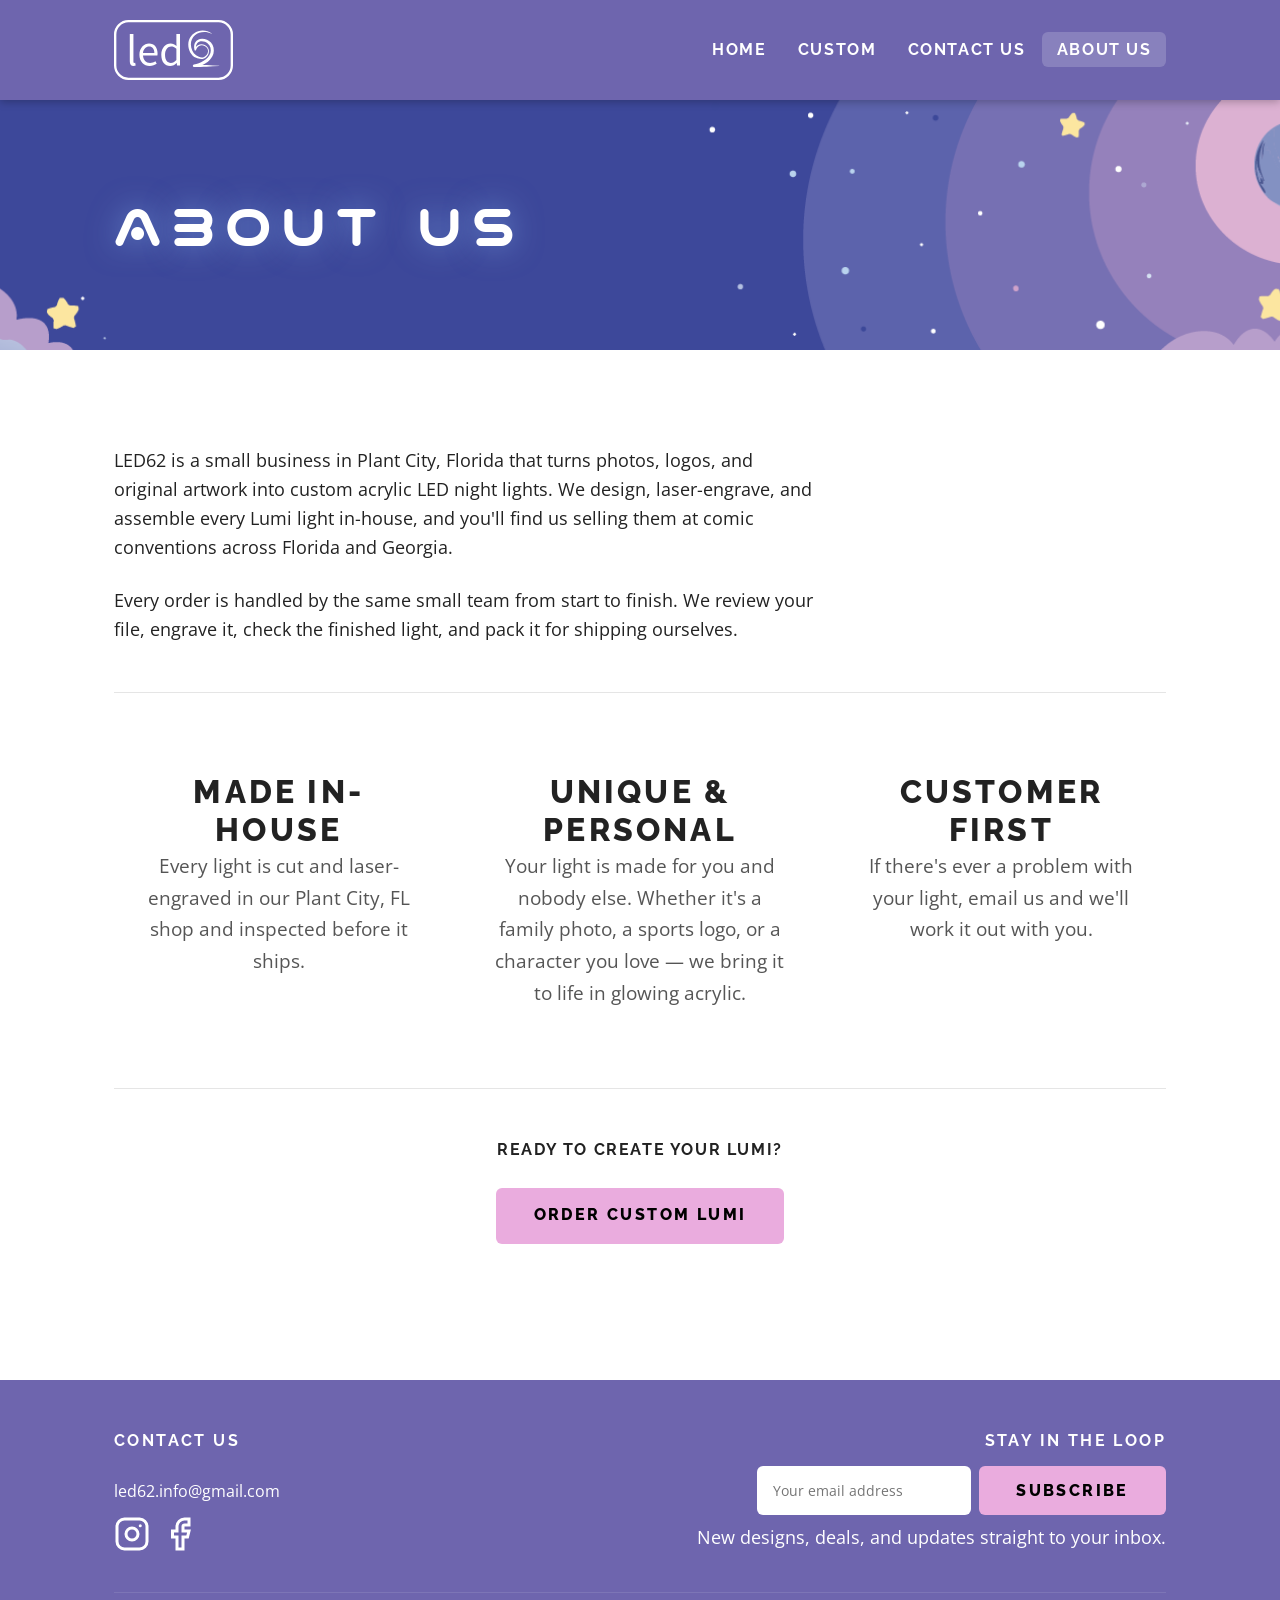
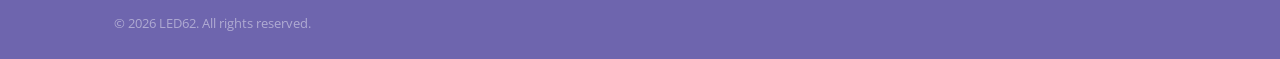
<file: about.html>
<!DOCTYPE html>
<html lang="en">
<head>
  <meta charset="UTF-8" />
  <meta name="viewport" content="width=device-width, initial-scale=1.0" />
  <!-- Google Analytics (GA4) -->
    <script async src="https://www.googletagmanager.com/gtag/js?id=G-4BSRG8Q7QL"></script>
    <script>
      window.dataLayer = window.dataLayer || [];
      function gtag(){dataLayer.push(arguments);}
      gtag("js", new Date());
      gtag("config", "G-4BSRG8Q7QL");
    </script>
  <title>About Us | LED62</title>
  <meta name="description" content="Learn about LED62, a custom acrylic LED light business based in Plant City, Florida. We specialize in laser-engraved Lumi LED lights made from your photos, logos, and designs." />
  <meta name="robots" content="index, follow" />
  <link rel="canonical" href="https://led62.com/about" />

  <meta property="og:type"        content="website" />
  <meta property="og:url"         content="https://led62.com/about" />
  <meta property="og:title"       content="About Us | LED62" />
  <meta property="og:description" content="LED62 is a Plant City, FL business that creates custom laser-engraved acrylic Lumi LED lights." />
  <meta property="og:image"       content="https://led62.com/assets/og-image.jpg" />
  <meta property="og:image:width"  content="1200" />
  <meta property="og:image:height" content="630" />
  <meta property="og:image:alt"   content="Lumi LED Lights — a red custom acrylic LED light engraved with a classic car" />

  <script type="application/ld+json">
  {
    "@context": "https://schema.org",
    "@type": "AboutPage",
    "name": "About LED62",
    "url": "https://led62.com/about",
    "description": "LED62 is based in Plant City, Florida, specializing in custom laser-engraved acrylic LED lights.",
    "mainEntity": {
      "@type": "LocalBusiness",
      "name": "LED62",
      "address": {
        "@type": "PostalAddress",
        "addressLocality": "Plant City",
        "addressRegion": "FL",
        "addressCountry": "US"
      }
    }
  }
  </script>
  <link rel="preload" as="image" href="assets/logos/lumi-web-banner.png">
  <link rel="stylesheet" href="style.css" />
  <link rel="stylesheet" href="mobile.css" />
  <link rel="preconnect" href="https://fonts.googleapis.com">
  <link rel="preconnect" href="https://fonts.gstatic.com" crossorigin>
  <link href="https://fonts.googleapis.com/css2?family=Raleway:wght@300;400;500;600;700;800;900&family=Open+Sans:wght@300;400;500;600&display=swap" rel="stylesheet" media="print" onload="this.media='all'">
<noscript><link href="https://fonts.googleapis.com/css2?family=Raleway:wght@300;400;500;600;700;800;900&family=Open+Sans:wght@300;400;500;600&display=swap" rel="stylesheet"></noscript>
</head>
<body>

  <a class="skip-link" href="#main-content">Skip to main content</a>

  <!-- Navigation -->
  <nav class="site-nav" role="navigation" aria-label="Main navigation">
    <div class="nav-inner">
      <a href="index.html" class="nav-logo" aria-label="LED62 — Home"><img src="assets/logos/logo-white.svg" alt="LED62" height="42"></a>

      <button class="nav-toggle"
              aria-expanded="false"
              aria-controls="nav-links"
              aria-label="Open navigation menu">
        <span></span><span></span><span></span>
      </button>

      <ul class="nav-links" id="nav-links" role="list">
        <li><a href="index.html">Home</a></li>
        <li><a href="custom.html">Custom</a></li>
        <li><a href="contact.html">Contact Us</a></li>
        <li><a href="about.html">About Us</a></li>
      </ul>
    </div>
  </nav>

  <main id="main-content">

    <!-- Lumi Banner -->
    <div class="lumi-banner" role="banner" aria-label="Lumi LED Lights">
      <div class="lumi-banner-inner">
        <h1 class="lumi-title">About Us</h1>
        </div>
    </div>

    <!-- About content -->
<section class="section" aria-labelledby="about-heading">
  <div class="container">
    <div class="about-intro">
      <p class="mt-3">
        LED62 is a small business in Plant City, Florida that turns photos, logos, and original artwork
        into custom acrylic LED night lights. We design, laser-engrave, and assemble every Lumi light
        in-house, and you'll find us selling them at comic conventions across Florida and Georgia.
      </p>
      <p class="mt-3">
        Every order is handled by the same small team from start to finish. We review your file,
        engrave it, check the finished light, and pack it for shipping ourselves.
      </p>
    </div>

    <hr class="divider" style="margin: 3rem 0;" />

    <!-- Value props -->
    <div class="icon-features" aria-label="Our values">
      <div class="icon-feature">
        <h2>Made In-House</h2>
        <p>
          Every light is cut and laser-engraved in our Plant City, FL shop and
          inspected before it ships.
        </p>
      </div>
      <div class="icon-feature">
        <h2>Unique &amp; Personal</h2>
        <p>
          Your light is made for you and nobody else. Whether it's a family photo, 
          a sports logo, or a character you love — we bring it to life in glowing acrylic.
        </p>
      </div>
      <div class="icon-feature">
        <h2>Customer First</h2>
        <p>
          If there's ever a problem with your light, email us and we'll
          work it out with you.
        </p>
      </div>
    </div>

    <hr class="divider" style="margin: 3rem 0;" />

    <!-- CTA -->
    <div class="text-center">
      <h3 class="mb-3">Ready to Create Your Lumi?</h3>
      <div style="display:flex; gap:1rem; justify-content:center; flex-wrap:wrap;">
        <a href="custom.html" class="btn btn-pink">Order Custom Lumi</a>
      </div>
    </div>
  </div>
</section>

  </main>

<!-- Footer -->
    <footer class="site-footer" role="contentinfo">
      <div class="container">
        <div class="footer-inner">

      <!-- Left: Contact -->
      <div class="footer-contact">
        <h4>Contact Us</h4>
        <a href="mailto:led62.info@gmail.com">led62.info@gmail.com</a>
        <div class="footer-social" aria-label="Social media links">
          <a href="https://www.instagram.com/led62fl/" aria-label="LED62 on Instagram" rel="noopener noreferrer" target="_blank">
            <svg width="100" height="100" viewBox="0 0 24 24" fill="none" stroke="currentColor" stroke-width="2" aria-hidden="true"><rect x="2" y="2" width="20" height="20" rx="5" ry="5"/><circle cx="12" cy="12" r="4"/><circle cx="17.5" cy="6.5" r="1" fill="currentColor" stroke="none"/></svg>
          </a>
          <a href="https://www.facebook.com/LED62FL/" aria-label="LED62 on Facebook" rel="noopener noreferrer" target="_blank">
            <svg width="100" height="100" viewBox="0 0 24 24" fill="none" stroke="currentColor" stroke-width="2" aria-hidden="true"><path d="M18 2h-3a5 5 0 0 0-5 5v3H7v4h3v8h4v-8h3l1-4h-4V7a1 1 0 0 1 1-1h3z"/></svg>
          </a>
        </div>
      </div>

      <!-- Right: Email signup -->
      <div class="footer-signup">
        <h4>Stay in the Loop</h4>
        <form name="email-signup" method="POST" data-netlify="true" netlify-honeypot="bot-field" class="footer-form">
          <input type="hidden" name="form-name" value="email-signup" />
          <input type="hidden" name="bot-field" />
          <input type="email" name="email" placeholder="Your email address" required aria-label="Email address" />
          <button type="submit" class="btn btn-pink">Subscribe</button>
        </form>
        <p>New designs, deals, and updates straight to your inbox.</p>
      </div>
    </div>

    <div class="footer-bottom">
      <p>&copy; <span id="year"></span> LED62. All rights reserved.</p>
    </div>
  </div>
</footer>

  <script src="main.js"></script>
  <script>document.getElementById('year').textContent = new Date().getFullYear();</script>
</body>
</html>
</file>
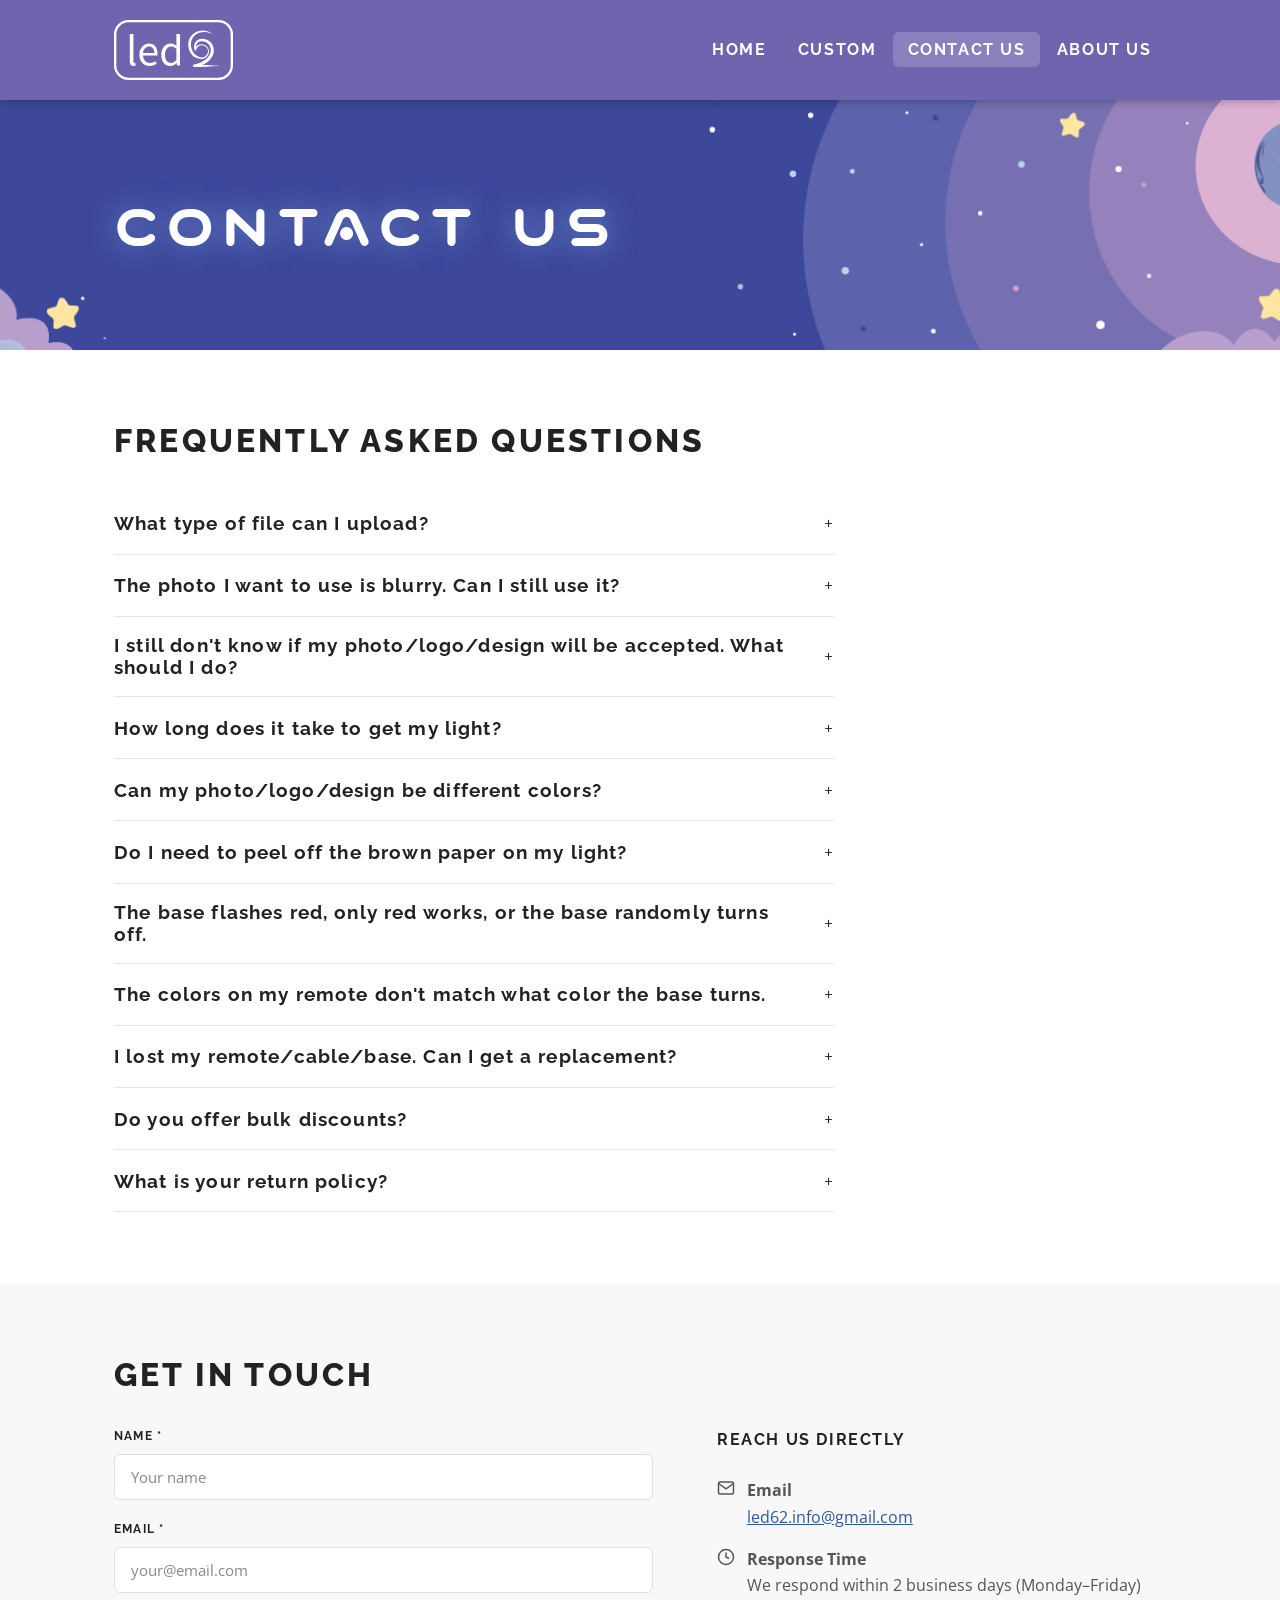
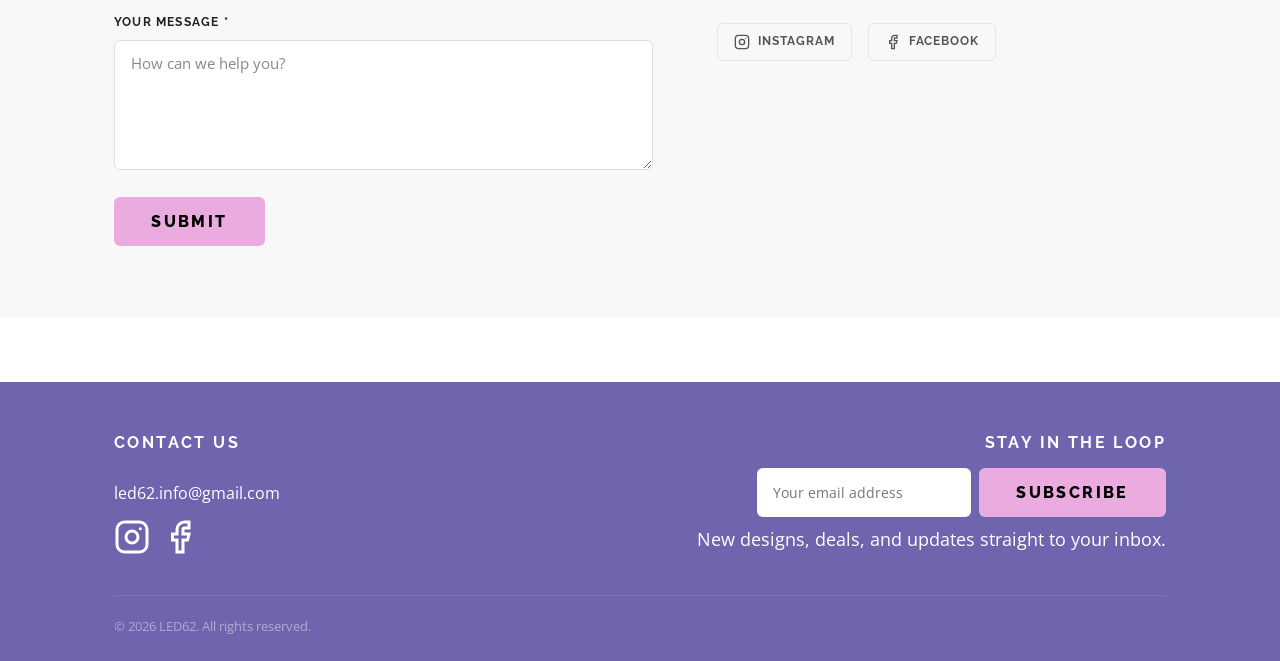
<file: contact.html>
<!DOCTYPE html>
<html lang="en">
<head>
  <meta charset="UTF-8" />
  <meta name="viewport" content="width=device-width, initial-scale=1.0" />
  <!-- Google Analytics (GA4) -->
    <script async src="https://www.googletagmanager.com/gtag/js?id=G-4BSRG8Q7QL"></script>
    <script>
      window.dataLayer = window.dataLayer || [];
      function gtag(){dataLayer.push(arguments);}
      gtag("js", new Date());
      gtag("config", "G-4BSRG8Q7QL");
    </script>
  <title>Contact Us | LED62</title>
  <meta name="description" content="Contact LED62 for questions about custom Lumi LED lights, orders, returns, and more. Call 813-436-1117 or email Led62.info@gmail.com. FAQ included." />
  <meta name="robots" content="index, follow" />
  <link rel="canonical" href="https://led62.com/contact" />

  <meta property="og:type"        content="website" />
  <meta property="og:url"         content="https://led62.com/contact" />
  <meta property="og:title"       content="Contact Us | LED62" />
  <meta property="og:description" content="Get in touch with LED62 for custom orders, shipping, returns, and any other questions. Call, email, or use our contact form." />
  <meta property="og:image"       content="https://led62.com/assets/og-image.jpg" />
  <meta property="og:image:width"  content="1200" />
  <meta property="og:image:height" content="630" />
  <meta property="og:image:alt"   content="Lumi LED Lights — a red custom acrylic LED light engraved with a classic car" />

  <script type="application/ld+json">
  {
    "@context": "https://schema.org",
    "@type": "ContactPage",
    "name": "Contact LED62",
    "url": "https://led62.com/contact",
    "mainEntity": {
      "@type": "LocalBusiness",
      "name": "LED62",
      "telephone": "+18134361117",
      "email": "Led62.info@gmail.com",
      "address": {
        "@type": "PostalAddress",
        "addressLocality": "Plant City",
        "addressRegion": "FL",
        "addressCountry": "US"
      }
    }
  }
  </script>

<!-- FAQ Schema -->
<script type="application/ld+json">
{
  "@context": "https://schema.org",
  "@type": "FAQPage",
  "mainEntity": [
    {
      "@type": "Question",
      "name": "What type of file can I upload?",
      "acceptedAnswer": {
        "@type": "Answer",
        "text": "For custom photo lights: .jpeg, .jpg, .png, .webp, or .heic (iPhone) photos. For logo and design lights: we prefer .SVG, .AI, or .PDF vector files. Additional charges may apply for non-vector files. We will not accept pictures of computer screens."
      }
    },
    {
      "@type": "Question",
      "name": "The photo I want to use is blurry. Can I still use it?",
      "acceptedAnswer": {
        "@type": "Answer",
        "text": "We can use photos of any quality, however the higher quality the photo the better your light will look. We cannot edit photos to increase sharpness or clarity — if the original is blurry, the light will be too."
      }
    },
    {
      "@type": "Question",
      "name": "I still don't know if my photo/logo/design will be accepted. What should I do?",
      "acceptedAnswer": {
        "@type": "Answer",
        "text": "Email us at led62.info@gmail.com and we're happy to take a look before you commit to an order."
      }
    },
    {
      "@type": "Question",
      "name": "How long does it take to get my light?",
      "acceptedAnswer": {
        "@type": "Answer",
        "text": "We typically ship custom orders within 2 business days (Monday–Friday) of payment, though this can vary depending on the quality of the file submitted."
      }
    },
    {
      "@type": "Question",
      "name": "Can my photo/logo/design be different colors?",
      "acceptedAnswer": {
        "@type": "Answer",
        "text": "We do not use ink to engrave your light. The light shines one color at a time based on which color you select via the remote. There are 16 color options available."
      }
    },
    {
      "@type": "Question",
      "name": "Do I need to peel off the brown paper on my light?",
      "acceptedAnswer": {
        "@type": "Answer",
        "text": "Yes! Peel the brown paper off if it is still attached. We leave it on during shipping to protect the acrylic surface."
      }
    },
    {
      "@type": "Question",
      "name": "The base flashes red, only red works, or the base randomly turns off.",
      "acceptedAnswer": {
        "@type": "Answer",
        "text": "This is typically due to low battery power. Batteries generally last about 3 days of continuous use. Try replacing the batteries or plug the base in with the included USB cable to see if that fixes the issue."
      }
    },
    {
      "@type": "Question",
      "name": "The colors on my remote don't match what color the base turns.",
      "acceptedAnswer": {
        "@type": "Answer",
        "text": "This usually means the remote frequency doesn't match the base. Make sure you're using the original remote that came with your light. Our bases and remotes are custom manufactured and are not interchangeable with other brands, even if they look similar."
      }
    },
    {
      "@type": "Question",
      "name": "I lost my remote/cable/base. Can I get a replacement?",
      "acceptedAnswer": {
        "@type": "Answer",
        "text": "Yes! A replacement set of the base, remote, and charger is $10 plus shipping. Email us at led62.info@gmail.com and we'll send you a payment link."
      }
    },
    {
      "@type": "Question",
      "name": "Do you offer bulk discounts?",
      "acceptedAnswer": {
        "@type": "Answer",
        "text": "Yes. We offer discounts on bulk purchases for orders that are exactly identical (same image, no changes) for quantities over 10. Contact us at led62.info@gmail.com to discuss bulk pricing."
      }
    },
    {
      "@type": "Question",
      "name": "What is your return policy?",
      "acceptedAnswer": {
        "@type": "Answer",
        "text": "Returns and exchanges are accepted within 30 days of receiving the product. Buyers are responsible for return shipping costs. We do not accept returns or exchanges for custom items."
      }
    }
  ]
}
</script>
  <link rel="preload" as="image" href="assets/logos/lumi-web-banner.png">
  <link rel="stylesheet" href="style.css" />
  <link rel="stylesheet" href="mobile.css" />
 <link rel="preconnect" href="https://fonts.googleapis.com">
  <link rel="preconnect" href="https://fonts.gstatic.com" crossorigin>
  <link href="https://fonts.googleapis.com/css2?family=Raleway:wght@300;400;500;600;700;800;900&family=Open+Sans:wght@300;400;500;600&display=swap" rel="stylesheet" media="print" onload="this.media='all'">
  <noscript><link href="https://fonts.googleapis.com/css2?family=Raleway:wght@300;400;500;600;700;800;900&family=Open+Sans:wght@300;400;500;600&display=swap" rel="stylesheet"></noscript>
</head>
<body>

  <a class="skip-link" href="#main-content">Skip to main content</a>

  <!-- Navigation -->
  <nav class="site-nav" role="navigation" aria-label="Main navigation">
    <div class="nav-inner">
      <a href="index.html" class="nav-logo" aria-label="LED62 — Home"><img src="assets/logos/logo-white.svg" alt="LED62" height="42"></a>

      <button class="nav-toggle"
              aria-expanded="false"
              aria-controls="nav-links"
              aria-label="Open navigation menu">
        <span></span><span></span><span></span>
      </button>

      <ul class="nav-links" id="nav-links" role="list">
        <li><a href="index.html">Home</a></li>
        <li><a href="custom.html">Custom</a></li>
        <li><a href="contact.html">Contact Us</a></li>
        <li><a href="about.html">About Us</a></li>
      </ul>
    </div>
  </nav>

  <main id="main-content">

    <!-- Lumi Banner -->
    <div class="lumi-banner" role="banner" aria-label="Lumi LED Lights">
      <div class="lumi-banner-inner">
        <h1 class="lumi-title">Contact Us</h1>
        </div>
    </div>

<!-- FAQ Section -->
<section class="section" id="faq" aria-labelledby="faq-heading">
  <div class="container">
    <h2 id="faq-heading" class="mb-4">Frequently Asked Questions</h2>

    <div class="faq-list" role="list">

      <div class="faq-item" role="listitem">
        <button class="faq-question" aria-expanded="false" aria-controls="faq-1-answer" id="faq-1">
          What type of file can I upload?
        </button>
        <div class="faq-answer" id="faq-1-answer" role="region" aria-labelledby="faq-1">
          <div class="faq-answer-inner">
            <p><strong>Custom Photo LED Lights:</strong> You can upload a .jpeg, .jpg, .png, .webp, or .heic (iPhone) photo. Please ensure your photo is not blurry and is well-lit.</p>
            <p class="mt-2"><strong>Custom Logo LED Lights:</strong> We prefer to have the original .svg, .ai, or other vector files. If you only have a .jpg, .jpeg, or other non-vector file, additional charges may apply. We will not accept a picture of a computer screen.</p>
            <p class="mt-2"><strong>Custom Design LED Lights:</strong> We prefer the original .svg, .ai, or other vector files. If you only have a non-vector file, additional charges may apply. You can also send us an idea for a design you'd like us to create.</p>
          </div>
        </div>
      </div>

      <div class="faq-item" role="listitem">
        <button class="faq-question" aria-expanded="false" aria-controls="faq-2-answer" id="faq-2">
          The photo I want to use is blurry. Can I still use it?
        </button>
        <div class="faq-answer" id="faq-2-answer" role="region" aria-labelledby="faq-2">
          <div class="faq-answer-inner">
            <p>We can use photos of any quality to create your light, however, be aware that the higher quality the photo is, the better your light will look. We cannot edit any photos to increase the sharpness or clarity. If the original photo is blurry, the light will also look blurry in the same places.</p>
          </div>
        </div>
      </div>

      <div class="faq-item" role="listitem">
        <button class="faq-question" aria-expanded="false" aria-controls="faq-3-answer" id="faq-3">
          I still don't know if my photo/logo/design will be accepted. What should I do?
        </button>
        <div class="faq-answer" id="faq-3-answer" role="region" aria-labelledby="faq-3">
          <div class="faq-answer-inner">
            <p>If you have questions about whether a specific design will work, please email us at <a href="mailto:led62.info@gmail.com" style="color:var(--accent);">led62.info@gmail.com</a>. We're happy to take a look before you commit to an order.</p>
          </div>
        </div>
      </div>

      <div class="faq-item" role="listitem">
        <button class="faq-question" aria-expanded="false" aria-controls="faq-4-answer" id="faq-4">
          How long does it take to get my light?
        </button>
        <div class="faq-answer" id="faq-4-answer" role="region" aria-labelledby="faq-4">
          <div class="faq-answer-inner">
            <p>We typically ship custom orders within 2 business days (Monday–Friday) of payment, though this can vary depending on the quality of the file submitted.</p>
          </div>
        </div>
      </div>

      <div class="faq-item" role="listitem">
        <button class="faq-question" aria-expanded="false" aria-controls="faq-5-answer" id="faq-5">
          Can my photo/logo/design be different colors?
        </button>
        <div class="faq-answer" id="faq-5-answer" role="region" aria-labelledby="faq-5">
          <div class="faq-answer-inner">
            <p>We do not utilize any ink to engrave your light. As a result, the light will only shine one color at a time, which depends on which color you have selected via the remote. There are 16 different color options available.</p>
          </div>
        </div>
      </div>

      <div class="faq-item" role="listitem">
        <button class="faq-question" aria-expanded="false" aria-controls="faq-6-answer" id="faq-6">
          Do I need to peel off the brown paper on my light?
        </button>
        <div class="faq-answer" id="faq-6-answer" role="region" aria-labelledby="faq-6">
          <div class="faq-answer-inner">
            <p>Yes! Peel the brown paper off if it is still attached. We leave it on during shipping to protect the acrylic surface.</p>
          </div>
        </div>
      </div>

      <div class="faq-item" role="listitem">
        <button class="faq-question" aria-expanded="false" aria-controls="faq-7-answer" id="faq-7">
          The base flashes red, only red works, or the base randomly turns off.
        </button>
        <div class="faq-answer" id="faq-7-answer" role="region" aria-labelledby="faq-7">
          <div class="faq-answer-inner">
            <p>This is typically due to low battery power. Batteries generally last about 3 days of continuous use. Try replacing the batteries or plug the base in with the included USB cable to see if that fixes the issue.</p>
          </div>
        </div>
      </div>

      <div class="faq-item" role="listitem">
        <button class="faq-question" aria-expanded="false" aria-controls="faq-8-answer" id="faq-8">
          The colors on my remote don't match what color the base turns.
        </button>
        <div class="faq-answer" id="faq-8-answer" role="region" aria-labelledby="faq-8">
          <div class="faq-answer-inner">
            <p>This usually means the remote frequency doesn't match the base. Make sure you're using the original remote that came with your light. Our bases and remotes are custom manufactured and are not interchangeable with other brands — even if they look similar.</p>
          </div>
        </div>
      </div>

      <div class="faq-item" role="listitem">
        <button class="faq-question" aria-expanded="false" aria-controls="faq-9-answer" id="faq-9">
          I lost my remote/cable/base. Can I get a replacement?
        </button>
        <div class="faq-answer" id="faq-9-answer" role="region" aria-labelledby="faq-9">
          <div class="faq-answer-inner">
            <p>Yes! A replacement set of the base, remote, and charger is <strong>$10 plus shipping</strong>. Email us at <a href="mailto:led62.info@gmail.com">led62.info@gmail.com</a> and we'll send you a payment link.</p>
          </div>
        </div>
      </div>

      <div class="faq-item" role="listitem">
        <button class="faq-question" aria-expanded="false" aria-controls="faq-10-answer" id="faq-10">
          Do you offer bulk discounts?
        </button>
        <div class="faq-answer" id="faq-10-answer" role="region" aria-labelledby="faq-10">
          <div class="faq-answer-inner">
            <p>Yes! We offer discounts on bulk purchases for orders that are exactly identical (same image, no changes) for quantities over 10. Contact us at <a href="mailto:led62.info@gmail.com" style="color:var(--accent);">led62.info@gmail.com</a> to discuss bulk pricing.</p>
          </div>
        </div>
      </div>

      <div class="faq-item" role="listitem">
        <button class="faq-question" aria-expanded="false" aria-controls="faq-11-answer" id="faq-11">
          What is your return policy?
        </button>
        <div class="faq-answer" id="faq-11-answer" role="region" aria-labelledby="faq-11">
          <div class="faq-answer-inner">
            <p>Returns and exchanges are accepted within <strong>30 days</strong> of receiving the product. Buyers are responsible for return shipping costs. If the item is not returned in its original condition, the buyer is responsible for any loss in value.</p>
            <p class="mt-2"><strong>We do not accept returns or exchanges for custom items.</strong></p>
          </div>
        </div>
      </div>

    </div>
  </div>
</section>

    <!-- Contact Form + Info -->
    <section class="section section-alt" aria-labelledby="contact-heading">
      <div class="container">
        <h2 id="contact-heading" class="mb-4">GET IN TOUCH</h2>
        <div class="contact-grid">

          <div>
            <div id="form-success" hidden role="alert" aria-live="polite" style="background:#e8f5e9; border:1px solid #a5d6a7; border-radius:6px; padding:1rem 1.25rem; margin-bottom:1.25rem; font-size:0.9rem; color:#2e7d32;">
              Thanks for submitting! We will respond within 2 business days (Monday–Friday).
            </div>
            <form id="contact-form" name="contact" method="POST" data-netlify="true" netlify-honeypot="bot-field" novalidate aria-label="Contact form">
              <input type="hidden" name="form-name" value="contact" />
              <input type="hidden" name="bot-field" />
              <div class="form-group">
                <label for="contact-name">Name <span aria-hidden="true">*</span></label>
                <input type="text" id="contact-name" name="name" class="form-control" placeholder="Your name" required autocomplete="name" aria-required="true" />
              </div>
              <div class="form-group">
                <label for="contact-email">Email <span aria-hidden="true">*</span></label>
                <input type="email" id="contact-email" name="email" class="form-control" placeholder="your@email.com" required autocomplete="email" aria-required="true" />
              </div>
              <div class="form-group">
                <label for="contact-message">Your Message <span aria-hidden="true">*</span></label>
                <textarea id="contact-message" name="message" class="form-control" placeholder="How can we help you?" required aria-required="true"></textarea>
              </div>
              <button type="submit" class="btn btn-pink">Submit</button>
            </form>
          </div>

          <aside aria-label="Contact information">
            <h3 class="mb-3">Reach Us Directly</h3>
            <div class="contact-info-item">
              <svg width="18" height="18" viewBox="0 0 24 24" fill="none" stroke="currentColor" stroke-width="2" aria-hidden="true" style="flex-shrink:0;margin-top:2px;"><path d="M4 4h16c1.1 0 2 .9 2 2v12c0 1.1-.9 2-2 2H4c-1.1 0-2-.9-2-2V6c0-1.1.9-2 2-2z"/><polyline points="22,6 12,13 2,6"/></svg>
              <div>
                <strong>Email</strong><br />
                <a href="mailto:led62.info@gmail.com" style="color:var(--accent);">led62.info@gmail.com</a>
              </div>
            </div>
            <div class="contact-info-item">
              <svg width="18" height="18" viewBox="0 0 24 24" fill="none" stroke="currentColor" stroke-width="2" aria-hidden="true" style="flex-shrink:0;margin-top:2px;"><circle cx="12" cy="12" r="10"/><polyline points="12 6 12 12 16 14"/></svg>
              <div>
                <strong>Response Time</strong><br />
                We respond within 2 business days (Monday–Friday)
              </div> 
            </div>
            <div class="social-links" aria-label="Follow us on social media">
              <a href="https://www.instagram.com/led62fl/" class="social-link" rel="noopener noreferrer" target="_blank" aria-label="Follow LED62 on Instagram">
                <svg width="16" height="16" viewBox="0 0 24 24" fill="none" stroke="currentColor" stroke-width="2" aria-hidden="true"><rect x="2" y="2" width="20" height="20" rx="5" ry="5"/><circle cx="12" cy="12" r="4"/><circle cx="17.5" cy="6.5" r="1" fill="currentColor" stroke="none"/></svg>
                Instagram
              </a>
              <a href="https://www.facebook.com/LED62FL/" class="social-link" rel="noopener noreferrer" target="_blank" aria-label="Follow LED62 on Facebook">
                <svg width="16" height="16" viewBox="0 0 24 24" fill="none" stroke="currentColor" stroke-width="2" aria-hidden="true"><path d="M18 2h-3a5 5 0 0 0-5 5v3H7v4h3v8h4v-8h3l1-4h-4V7a1 1 0 0 1 1-1h3z"/></svg>
                Facebook
              </a>
            </div>
          </aside>

        </div>
      </div>
    </section>
  </main>

<!-- Footer -->
    <footer class="site-footer" role="contentinfo">
      <div class="container">
        <div class="footer-inner">

      <!-- Left: Contact -->
      <div class="footer-contact">
        <h4>Contact Us</h4>
        <a href="mailto:led62.info@gmail.com">led62.info@gmail.com</a>
        <div class="footer-social" aria-label="Social media links">
          <a href="https://www.instagram.com/led62fl/" aria-label="LED62 on Instagram" rel="noopener noreferrer" target="_blank">
            <svg width="100" height="100" viewBox="0 0 24 24" fill="none" stroke="currentColor" stroke-width="2" aria-hidden="true"><rect x="2" y="2" width="20" height="20" rx="5" ry="5"/><circle cx="12" cy="12" r="4"/><circle cx="17.5" cy="6.5" r="1" fill="currentColor" stroke="none"/></svg>
          </a>
          <a href="https://www.facebook.com/LED62FL/" aria-label="LED62 on Facebook" rel="noopener noreferrer" target="_blank">
            <svg width="100" height="100" viewBox="0 0 24 24" fill="none" stroke="currentColor" stroke-width="2" aria-hidden="true"><path d="M18 2h-3a5 5 0 0 0-5 5v3H7v4h3v8h4v-8h3l1-4h-4V7a1 1 0 0 1 1-1h3z"/></svg>
          </a>
        </div>
      </div>

      <!-- Right: Email signup -->
      <div class="footer-signup">
        <h4>Stay in the Loop</h4>
        <form name="email-signup" method="POST" data-netlify="true" netlify-honeypot="bot-field" class="footer-form">
          <input type="hidden" name="form-name" value="email-signup" />
          <input type="hidden" name="bot-field" />
          <input type="email" name="email" placeholder="Your email address" required aria-label="Email address" />
          <button type="submit" class="btn btn-pink">Subscribe</button>
        </form>
        <p>New designs, deals, and updates straight to your inbox.</p>
      </div>
    </div>

    <div class="footer-bottom">
      <p>&copy; <span id="year"></span> LED62. All rights reserved.</p>
    </div>
  </div>
</footer>

  <script src="main.js"></script>
  <script>document.getElementById('year').textContent = new Date().getFullYear();</script>
</body>
</html>
</file>
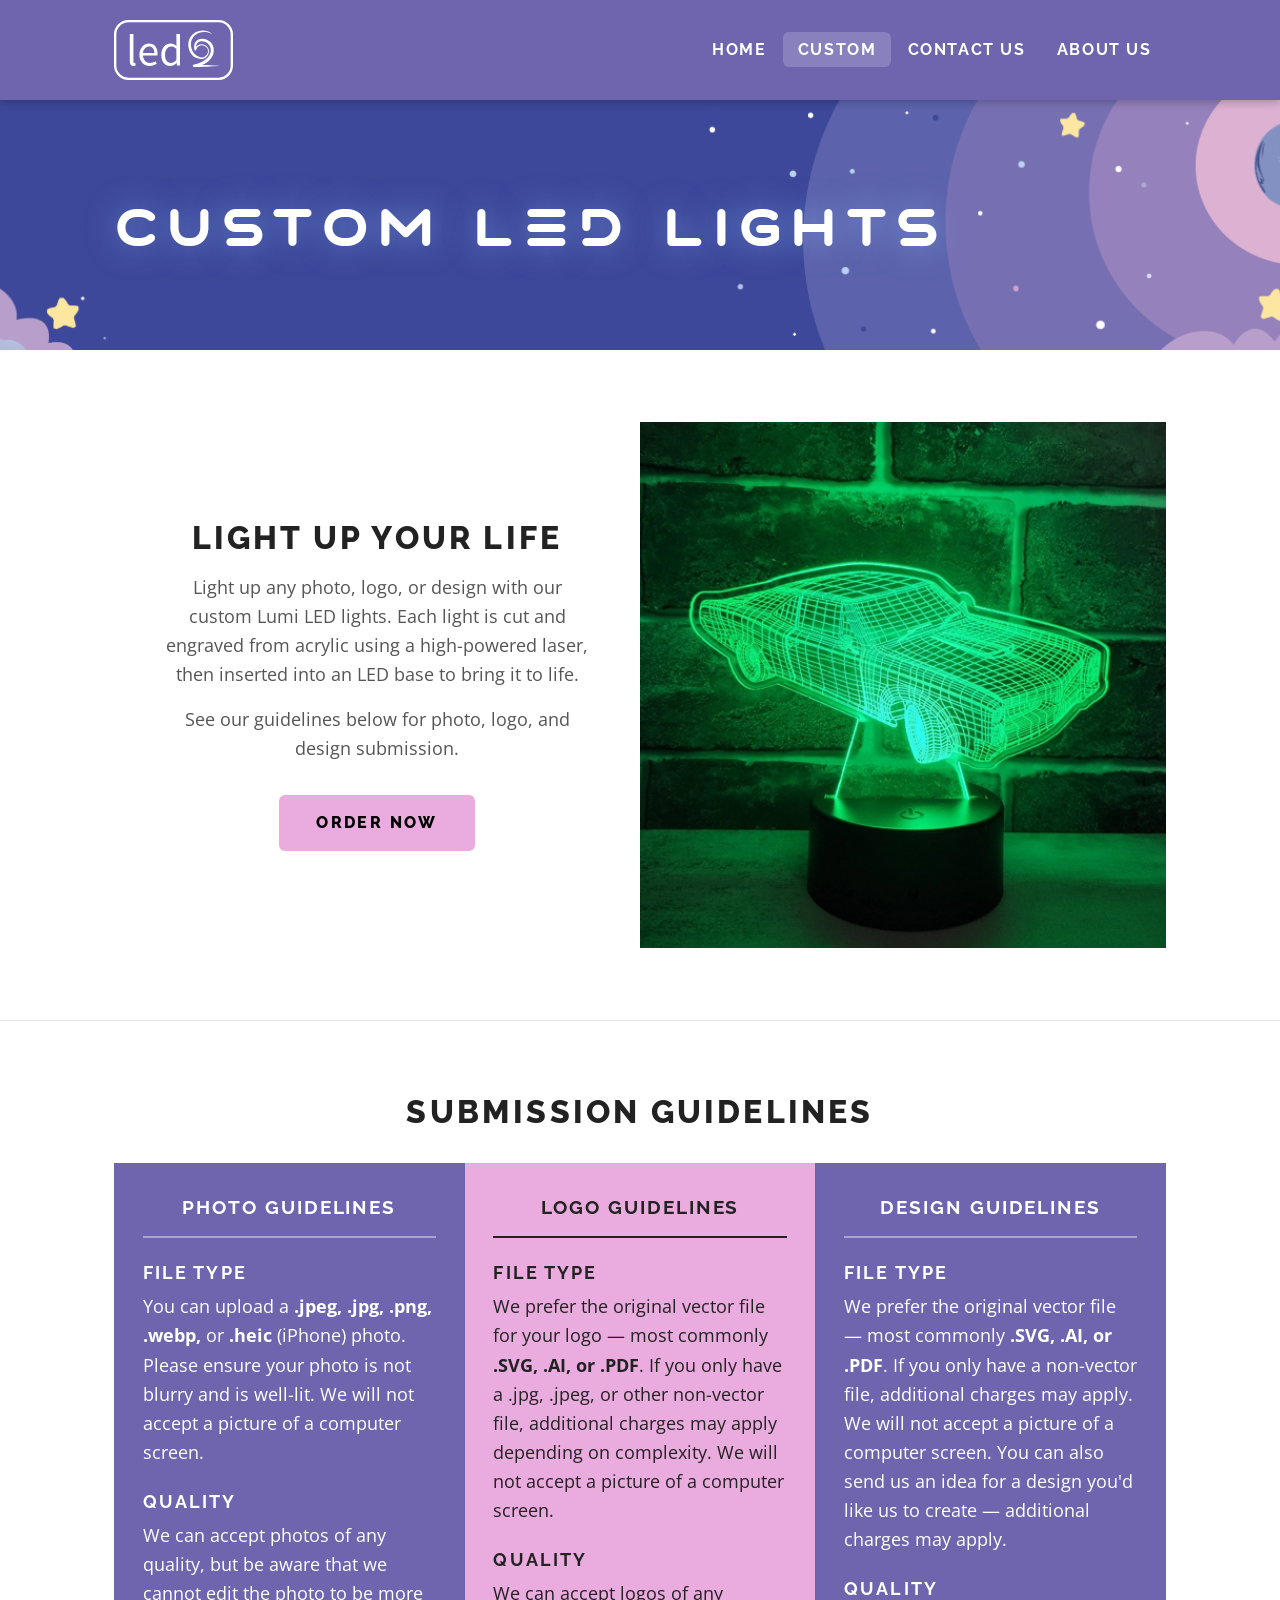
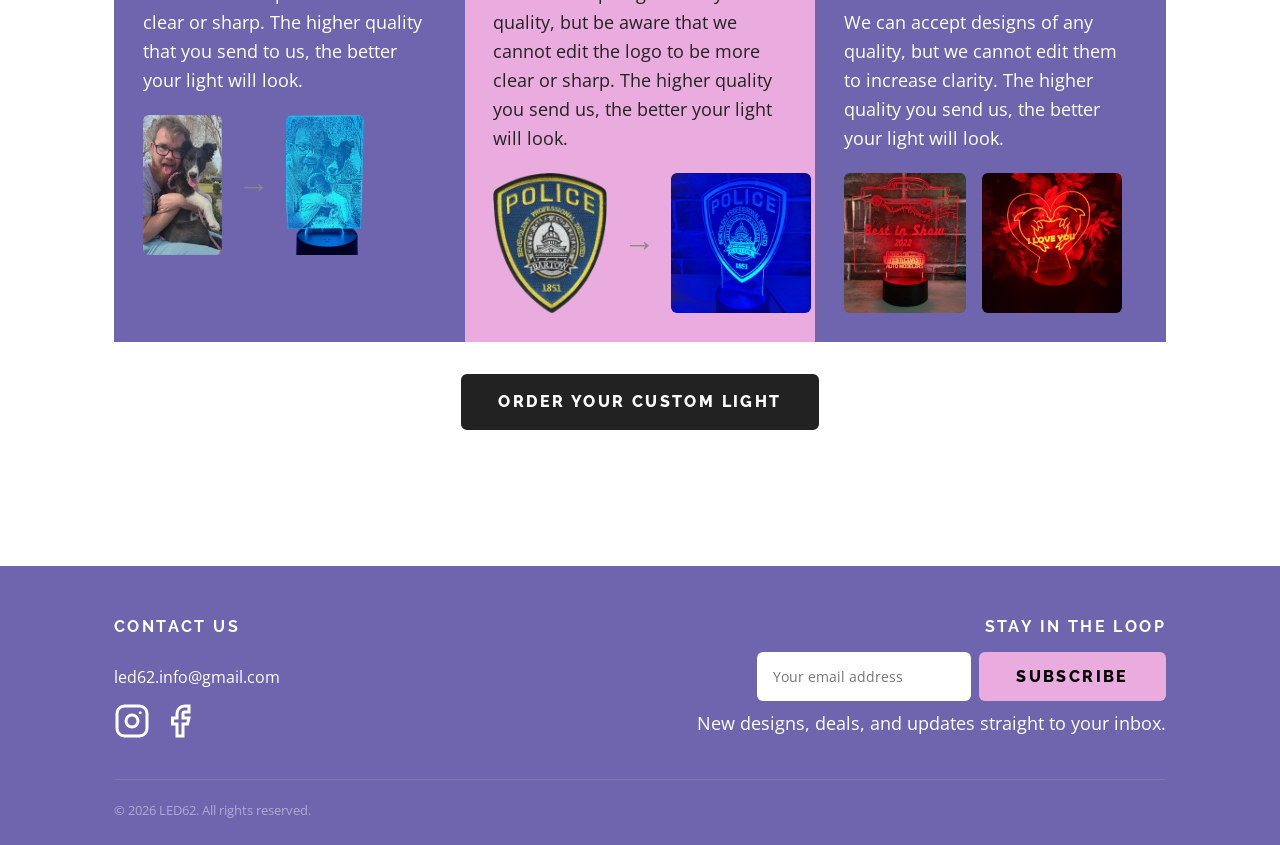
<file: custom.html>
<!DOCTYPE html>
<html lang="en">
<head>
  <meta charset="UTF-8" />
  <meta name="viewport" content="width=device-width, initial-scale=1.0" />
  <!-- Google Analytics (GA4) -->
    <script async src="https://www.googletagmanager.com/gtag/js?id=G-4BSRG8Q7QL"></script>
    <script>
      window.dataLayer = window.dataLayer || [];
      function gtag(){dataLayer.push(arguments);}
      gtag("js", new Date());
      gtag("config", "G-4BSRG8Q7QL");
    </script>
  <title>Custom LED Lights | LED62</title>
  <meta name="description" content="Order a fully custom Lumi LED light from LED62. Upload your photo, logo, or design and we'll laser-engrave it into a beautiful acrylic night light." />
  <meta name="robots" content="index, follow" />
  <link rel="canonical" href="https://led62.com/custom" />

  <meta property="og:type"        content="website" />
  <meta property="og:url"         content="https://led62.com/custom" />
  <meta property="og:title"       content="Custom LED Lights | LED62" />
  <meta property="og:description" content="Turn any photo, logo, or design into a glowing custom Lumi LED light." />
  <meta property="og:image"       content="https://led62.com/assets/og-image.jpg" />
  <meta property="og:image:width"  content="1200" />
  <meta property="og:image:height" content="630" />
  <meta property="og:image:alt"   content="Lumi LED Lights — a red custom acrylic LED light engraved with a classic car" />

  <script type="application/ld+json">
  {
    "@context": "https://schema.org",
    "@type": "Service",
    "name": "Custom Lumi LED Light",
    "provider": { "@type": "LocalBusiness", "name": "LED62", "url": "https://led62.com" },
    "description": "Custom laser-engraved acrylic LED lights created from customer-provided photos, logos, or designs.",
    "offers": {
      "@type": "Offer",
      "priceCurrency": "USD",
      "url": "https://led62.com/custom"
    }
  }
  </script>

  <link rel="preload" as="image" href="assets/logos/lumi-web-banner.png">
  <link rel="stylesheet" href="style.css" />
  <link rel="stylesheet" href="mobile.css" />
  <link rel="preconnect" href="https://fonts.googleapis.com">
  <link rel="preconnect" href="https://fonts.gstatic.com" crossorigin>
  <link href="https://fonts.googleapis.com/css2?family=Raleway:wght@300;400;500;600;700;800;900&family=Open+Sans:wght@300;400;500;600&display=swap" rel="stylesheet" media="print" onload="this.media='all'">
  <noscript><link href="https://fonts.googleapis.com/css2?family=Raleway:wght@300;400;500;600;700;800;900&family=Open+Sans:wght@300;400;500;600&display=swap" rel="stylesheet"></noscript>
</head>
<body>

  <a class="skip-link" href="#main-content">Skip to main content</a>

  <!-- Navigation -->
  <nav class="site-nav" role="navigation" aria-label="Main navigation">
    <div class="nav-inner">
      <a href="index.html" class="nav-logo" aria-label="LED62 — Home">
        <img src="assets/logos/logo-white.svg" alt="LED62" height="42">
      </a>
      <button class="nav-toggle" aria-expanded="false" aria-controls="nav-links" aria-label="Open navigation menu">
        <span></span><span></span><span></span>
      </button>
      <ul class="nav-links" id="nav-links" role="list">
        <li><a href="index.html">Home</a></li>
        <li><a href="custom.html" aria-current="page">Custom</a></li>
        <li><a href="contact.html">Contact Us</a></li>
        <li><a href="about.html">About Us</a></li>
      </ul>
    </div>
  </nav>

  <main id="main-content">

    <!-- Lumi Banner -->
    <div class="lumi-banner" role="banner" aria-label="Lumi LED Lights">
      <div class="lumi-banner-inner">
        <h1 class="lumi-title">Custom LED Lights</h1>
      </div>
    </div>

    <!-- Intro + buy CTA -->
    <section class="section custom-intro-section" aria-labelledby="custom-intro-heading">
      <div class="container">
        <div class="custom-intro-grid">
          <div class="custom-intro-text">
            <h2 id="custom-intro-heading">LIGHT UP YOUR LIFE</h2>
            <p class="mt-2">
              Light up any photo, logo, or design with our custom Lumi LED lights. Each light is cut and
              engraved from acrylic using a high-powered laser, then inserted into an LED base to bring it to life.
            </p>
            <p class="mt-2">
              See our guidelines below for photo, logo, and design submission.
            </p>
            <a href="order.html" class="btn btn-pink mt-4">ORDER NOW</a>
          </div>
          <div class="custom-intro-image">
            <img
              src="assets/photos/3d-car.webp"
              alt="Custom LED light showing a car engraved in acrylic"
              loading="eager"
            />
          </div>
        </div>
      </div>
    </section>

    <hr class="divider" />

    <!-- Submission Guidelines -->
    <section class="section" aria-labelledby="guidelines-heading">
      <div class="container">
        <h2 id="guidelines-heading" class="text-center mb-4">SUBMISSION GUIDELINES</h2>

        <div class="guidelines-grid">

          <!-- Photo Guidelines -->
          <article aria-labelledby="photo-guide-heading">
            <div class="guideline-block">
              <h3 id="photo-guide-heading">Photo Guidelines</h3>

              <h4>File Type</h4>
              <p>
                You can upload a <strong>.jpeg, .jpg, .png, .webp,</strong> or <strong>.heic</strong> (iPhone) photo.
                Please ensure your photo is not blurry and is well-lit.
                We will not accept a picture of a computer screen.
              </p>

              <h4>Quality</h4>
              <p>
                We can accept photos of any quality, but be aware that we cannot edit the photo
                to be more clear or sharp. The higher quality that you send to us, the better
                your light will look.
              </p>

              <div class="guideline-images">
                <img src="assets/photos/dallas-og.webp"
                     alt="Original photo used to create a custom LED light"
                     loading="lazy" />
                <span aria-hidden="true" class="guide-arrow">→</span>
                <img src="assets/photos/dallas-acrylic.webp"
                     alt="Finished custom photo LED light"
                     loading="lazy" />
              </div>
            </div>
          </article>

          <!-- Logo Guidelines -->
          <article aria-labelledby="logo-guide-heading">
            <div class="guideline-block">
              <h3 id="logo-guide-heading">Logo Guidelines</h3>

              <h4>File Type</h4>
              <p>
                We prefer the original vector file for your logo — most commonly <strong>.SVG, .AI, or .PDF</strong>.
                If you only have a .jpg, .jpeg, or other non-vector file, additional charges may apply
                depending on complexity. We will not accept a picture of a computer screen.
              </p>

              <h4>Quality</h4>
              <p>
                We can accept logos of any quality, but be aware that we cannot edit the logo to be
                more clear or sharp. The higher quality you send us, the better your light will look.
              </p>

              <div class="guideline-images">
                <img src="assets/photos/bartow-triangle-og.png"
                     alt="Police badge logo used as source design"
                     loading="lazy" />
                <span aria-hidden="true" class="guide-arrow">→</span>
                <img src="assets/photos/bartow-triangle-lumi.jpg"
                     alt="Finished custom police badge LED light"
                     loading="lazy" />
              </div>
            </div>
          </article>

          <!-- Design Guidelines -->
          <article aria-labelledby="design-guide-heading">
            <div class="guideline-block">
              <h3 id="design-guide-heading">Design Guidelines</h3>

              <h4>File Type</h4>
              <p>
                We prefer the original vector file — most commonly <strong>.SVG, .AI, or .PDF</strong>.
                If you only have a non-vector file, additional charges may apply. We will not accept
                a picture of a computer screen. You can also send us an idea for a design you'd like
                us to create — additional charges may apply.
              </p>

              <h4>Quality</h4>
              <p>
                We can accept designs of any quality, but we cannot edit them to increase clarity.
                The higher quality you send us, the better your light will look.
              </p>

              <div class="guideline-images">
                <img src="assets/photos/best-in-show.jpg"
                     alt="Custom LED light created for an award ceremony reading Best in Show 2022"
                     loading="lazy" />
                <img src="assets/photos/dolphins.jpg"
                     alt="Custom LED light gift showing two dolphins and the words I Love You"
                     loading="lazy" />
              </div>
            </div>
          </article>

        </div>

        <div class="text-center mt-4">
          <a href="order.html" class="btn btn-dark">ORDER YOUR CUSTOM LIGHT</a>
        </div>
      </div>
    </section>

  </main>

  <!-- Footer -->
  <footer class="site-footer" role="contentinfo">
    <div class="container">
      <div class="footer-inner">

        <!-- Left: Contact -->
        <div class="footer-contact">
          <h4>Contact Us</h4>
          <a href="mailto:led62.info@gmail.com">led62.info@gmail.com</a>
          <div class="footer-social" aria-label="Social media links">
            <a href="https://www.instagram.com/led62fl/" aria-label="LED62 on Instagram" rel="noopener noreferrer" target="_blank">
              <svg width="100" height="100" viewBox="0 0 24 24" fill="none" stroke="currentColor" stroke-width="2" aria-hidden="true"><rect x="2" y="2" width="20" height="20" rx="5" ry="5"/><circle cx="12" cy="12" r="4"/><circle cx="17.5" cy="6.5" r="1" fill="currentColor" stroke="none"/></svg>
            </a>
            <a href="https://www.facebook.com/LED62FL/" aria-label="LED62 on Facebook" rel="noopener noreferrer" target="_blank">
              <svg width="100" height="100" viewBox="0 0 24 24" fill="none" stroke="currentColor" stroke-width="2" aria-hidden="true"><path d="M18 2h-3a5 5 0 0 0-5 5v3H7v4h3v8h4v-8h3l1-4h-4V7a1 1 0 0 1 1-1h3z"/></svg>
            </a>
          </div>
        </div>

        <!-- Right: Email signup -->
        <div class="footer-signup">
          <h4>Stay in the Loop</h4>
          <form name="email-signup" method="POST" data-netlify="true" netlify-honeypot="bot-field" class="footer-form">
            <input type="hidden" name="form-name" value="email-signup" />
            <input type="hidden" name="bot-field" />
            <input type="email" name="email" placeholder="Your email address" required aria-label="Email address" />
            <button type="submit" class="btn btn-pink">Subscribe</button>
          </form>
          <p>New designs, deals, and updates straight to your inbox.</p>
        </div>

      </div>

      <div class="footer-bottom">
        <p>&copy; <span id="year"></span> LED62. All rights reserved.</p>
      </div>
    </div>
  </footer>

  <script src="main.js"></script>
  <script>document.getElementById('year').textContent = new Date().getFullYear();</script>
</body>
</html>
</file>
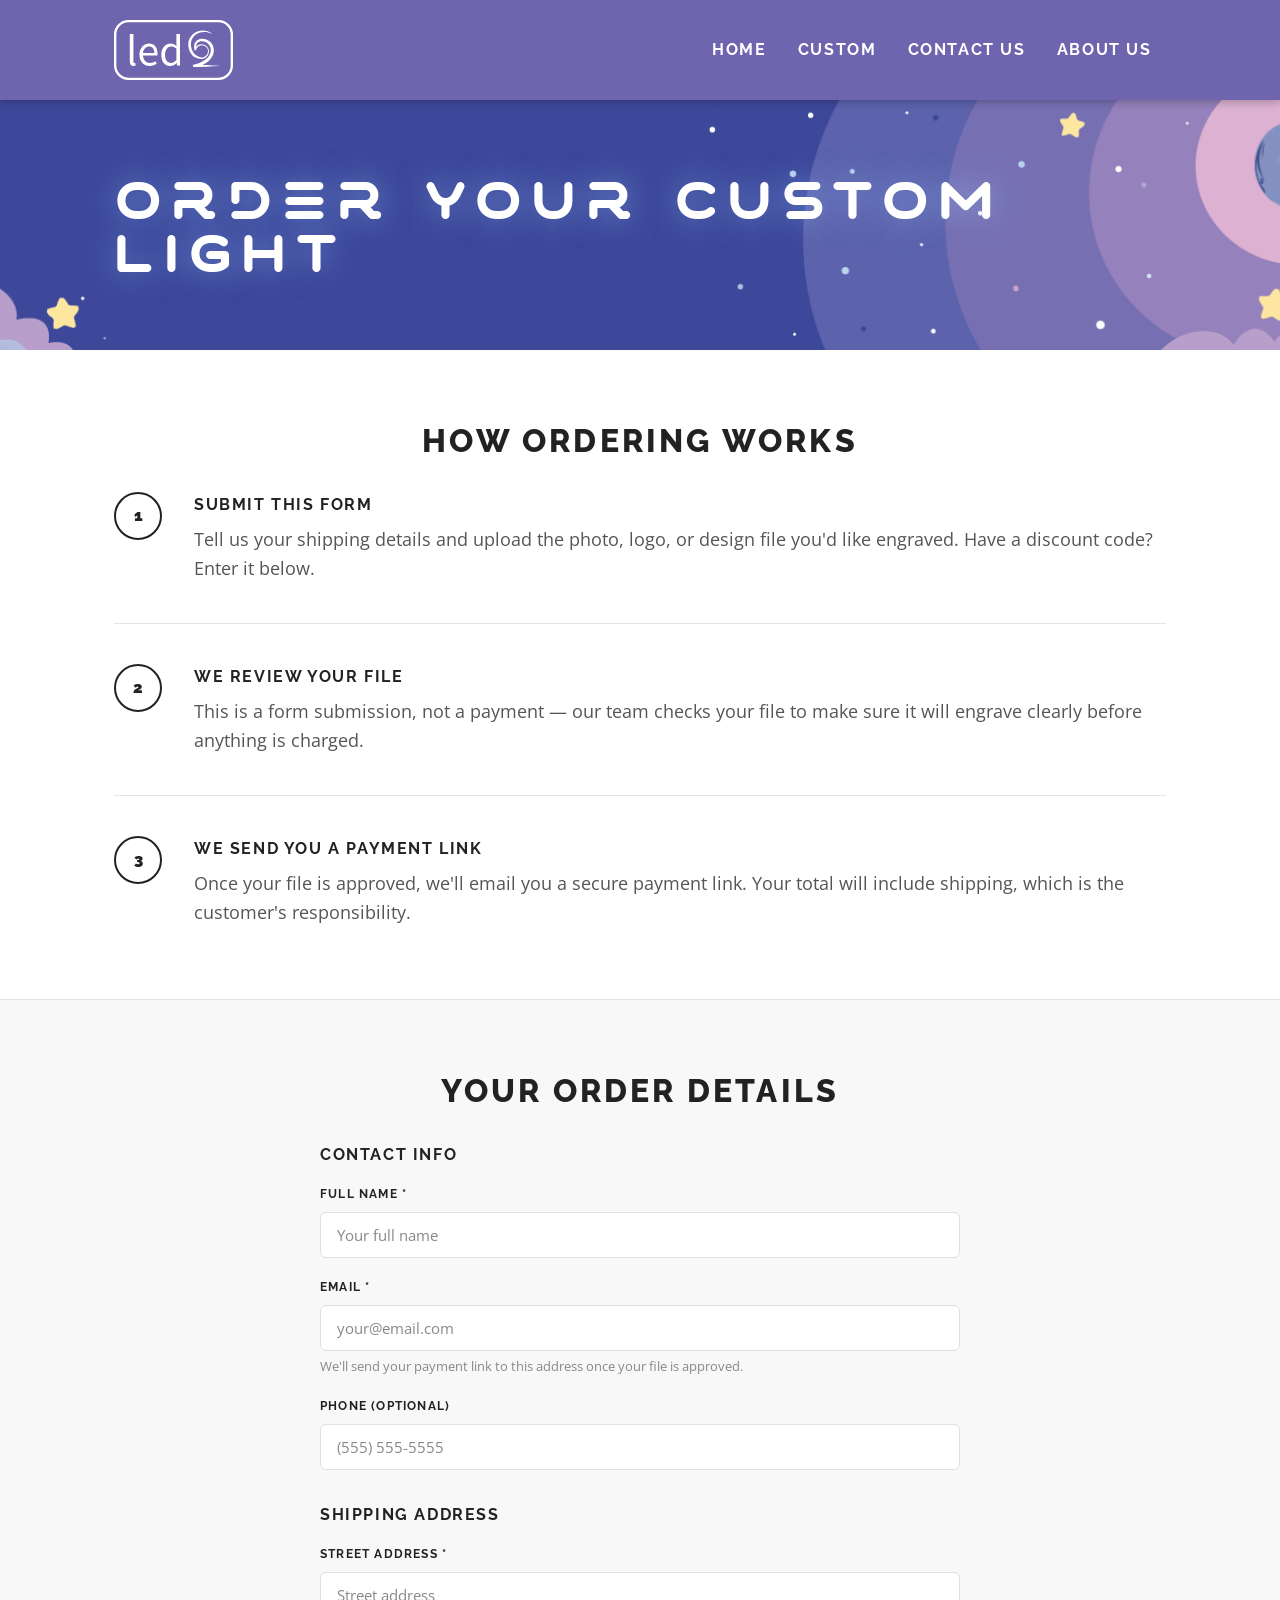
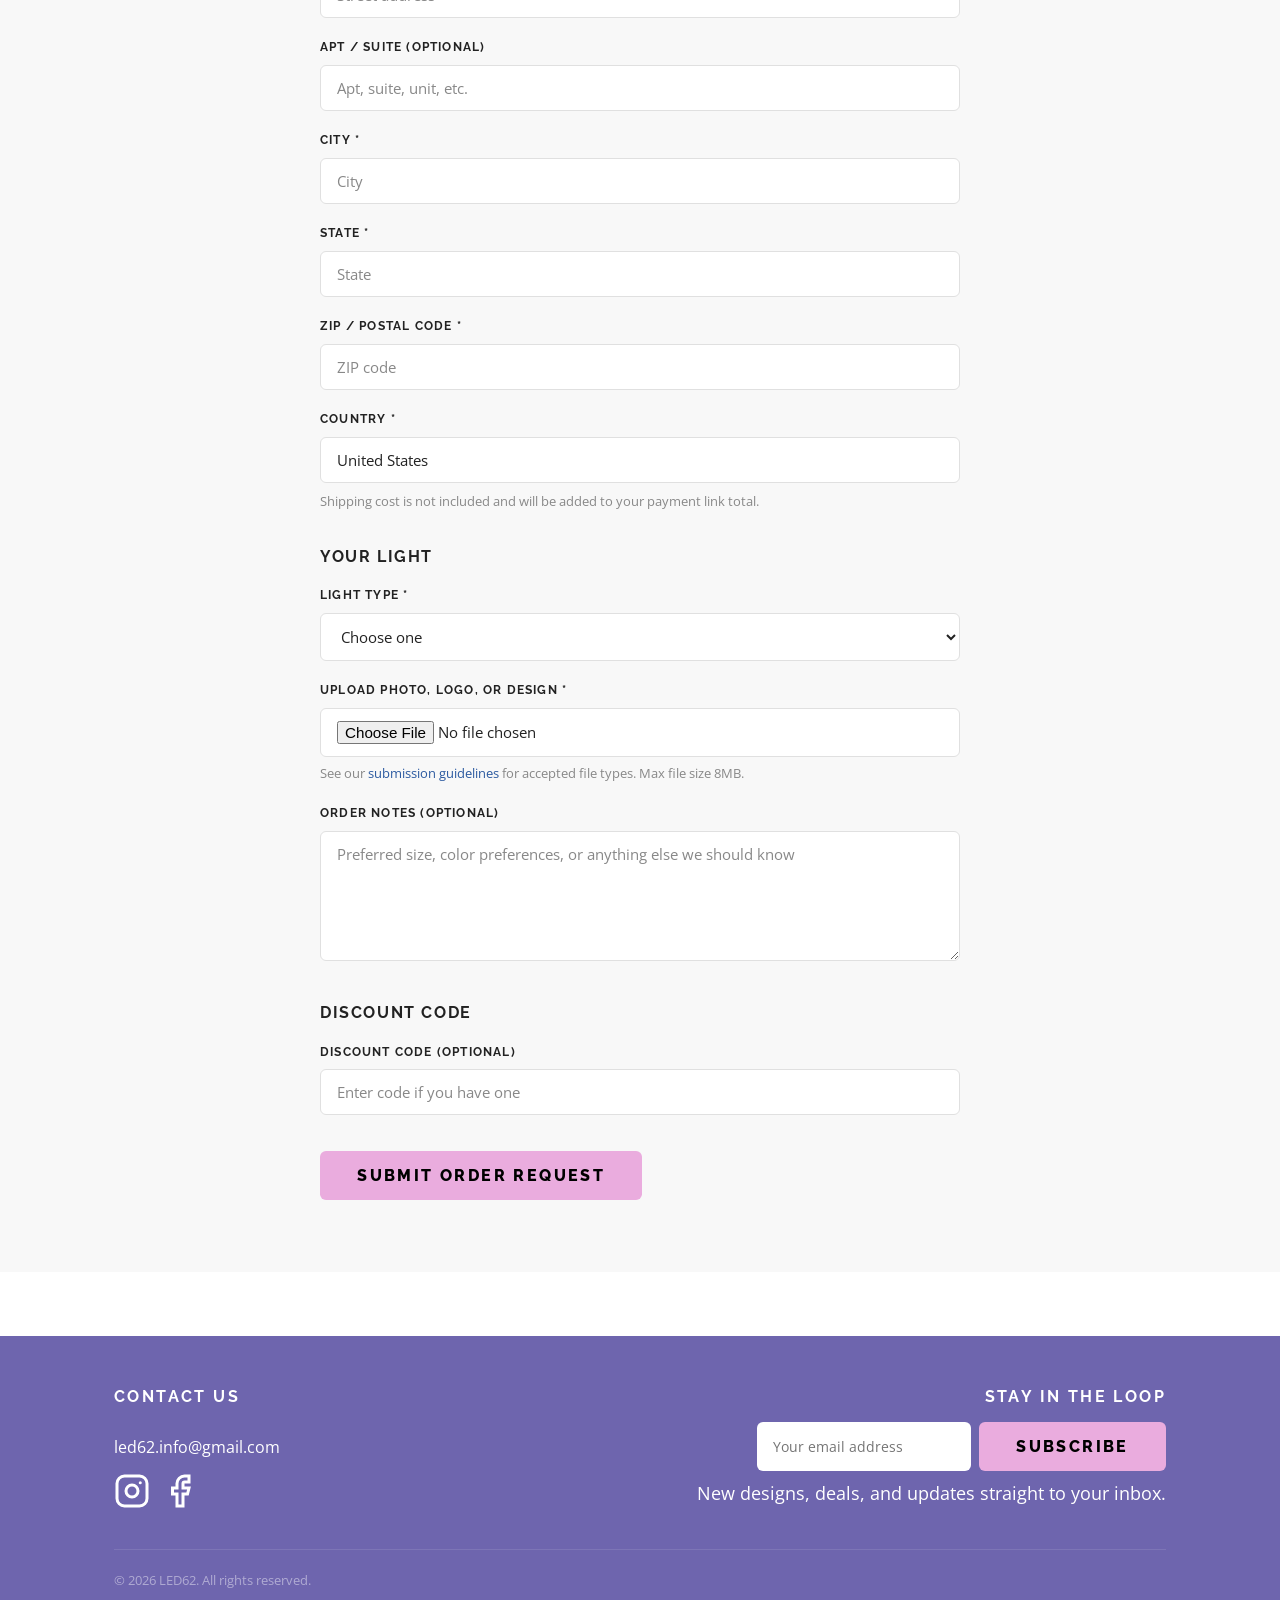
<file: order.html>
<!DOCTYPE html>
<html lang="en">
<head>
  <meta charset="UTF-8" />
  <meta name="viewport" content="width=device-width, initial-scale=1.0" />
  <!-- Google Analytics (GA4) -->
    <script async src="https://www.googletagmanager.com/gtag/js?id=G-4BSRG8Q7QL"></script>
    <script>
      window.dataLayer = window.dataLayer || [];
      function gtag(){dataLayer.push(arguments);}
      gtag("js", new Date());
      gtag("config", "G-4BSRG8Q7QL");
    </script>
  <title>Order Your Custom Light | LED62</title>
  <meta name="description" content="Submit your custom LED light order with LED62. Enter your shipping details, upload your photo, logo, or design, and we'll review it before sending you a secure payment link." />
  <meta name="robots" content="index, follow" />
  <link rel="canonical" href="https://led62.com/order" />

  <meta property="og:type"        content="website" />
  <meta property="og:url"         content="https://led62.com/order" />
  <meta property="og:title"       content="Order Your Custom Light | LED62" />
  <meta property="og:description" content="Submit your shipping details and upload your file to start a custom Lumi LED light order." />
  <meta property="og:image"       content="https://led62.com/assets/og-image.jpg" />
  <meta property="og:image:width"  content="1200" />
  <meta property="og:image:height" content="630" />
  <meta property="og:image:alt"   content="Lumi LED Lights — a red custom acrylic LED light engraved with a classic car" />

  <link rel="stylesheet" href="style.css" />
  <link rel="stylesheet" href="mobile.css" />
  <link rel="preconnect" href="https://fonts.googleapis.com">
  <link rel="preconnect" href="https://fonts.gstatic.com" crossorigin>
  <link href="https://fonts.googleapis.com/css2?family=Raleway:wght@300;400;500;600;700;800;900&family=Open+Sans:wght@300;400;500;600&display=swap" rel="stylesheet" media="print" onload="this.media='all'">
  <noscript><link href="https://fonts.googleapis.com/css2?family=Raleway:wght@300;400;500;600;700;800;900&family=Open+Sans:wght@300;400;500;600&display=swap" rel="stylesheet"></noscript>
</head>
<body>

  <a class="skip-link" href="#main-content">Skip to main content</a>

  <!-- Navigation -->
  <nav class="site-nav" role="navigation" aria-label="Main navigation">
    <div class="nav-inner">
      <a href="index.html" class="nav-logo" aria-label="LED62 — Home">
        <img src="assets/logos/logo-white.svg" alt="LED62" height="42">
      </a>
      <button class="nav-toggle" aria-expanded="false" aria-controls="nav-links" aria-label="Open navigation menu">
        <span></span><span></span><span></span>
      </button>
      <ul class="nav-links" id="nav-links" role="list">
        <li><a href="index.html">Home</a></li>
        <li><a href="custom.html">Custom</a></li>
        <li><a href="contact.html">Contact Us</a></li>
        <li><a href="about.html">About Us</a></li>
      </ul>
    </div>
  </nav>

  <main id="main-content">

    <!-- Lumi Banner -->
    <div class="lumi-banner" role="banner" aria-label="Order Your Custom Light">
      <div class="lumi-banner-inner">
        <h1 class="lumi-title">Order Your Custom Light</h1>
      </div>
    </div>

    <!-- How ordering works -->
    <section class="section" aria-labelledby="order-how-heading">
      <div class="container">
        <h2 id="order-how-heading" class="text-center mb-4">HOW ORDERING WORKS</h2>
        <ol class="steps" aria-label="How the order process works">
          <li class="step-item">
            <div class="step-number" aria-hidden="true">1</div>
            <div class="step-content">
              <h3>Submit this form</h3>
              <p>Tell us your shipping details and upload the photo, logo, or design file you'd like engraved. Have a discount code? Enter it below.</p>
            </div>
          </li>
          <li class="step-item">
            <div class="step-number" aria-hidden="true">2</div>
            <div class="step-content">
              <h3>We review your file</h3>
              <p>This is a form submission, not a payment — our team checks your file to make sure it will engrave clearly before anything is charged.</p>
            </div>
          </li>
          <li class="step-item">
            <div class="step-number" aria-hidden="true">3</div>
            <div class="step-content">
              <h3>We send you a payment link</h3>
              <p>Once your file is approved, we'll email you a secure payment link. Your total will include shipping, which is the customer's responsibility.</p>
            </div>
          </li>
        </ol>
      </div>
    </section>

    <hr class="divider" />

    <!-- Order Form -->
    <section class="section section-alt" aria-labelledby="order-form-heading">
      <div class="container">
        <h2 id="order-form-heading" class="mb-4 text-center">YOUR ORDER DETAILS</h2>

        <div style="max-width:640px; margin:0 auto;">

          <div id="order-form-success" hidden role="alert" aria-live="polite" style="background:#e8f5e9; border:1px solid #a5d6a7; border-radius:6px; padding:1rem 1.25rem; margin-bottom:1.25rem; font-size:0.9rem; color:#2e7d32;">
            Thanks! Your order request has been submitted. We'll review your file and email you a payment link once it's approved.
          </div>
          <div id="order-form-error" hidden role="alert" aria-live="polite" style="background:#fdecea; border:1px solid #f5b5ae; border-radius:6px; padding:1rem 1.25rem; margin-bottom:1.25rem; font-size:0.9rem; color:#b71c1c;">
            Sorry, something went wrong submitting your order. Please try again or email us at <a href="mailto:led62.info@gmail.com" style="color:#b71c1c;">led62.info@gmail.com</a>.
          </div>

          <form id="order-form" name="order" method="POST" data-netlify="true" enctype="multipart/form-data" netlify-honeypot="bot-field" novalidate aria-label="Custom light order form">
            <input type="hidden" name="form-name" value="order" />
            <input type="hidden" name="bot-field" />

            <h3 class="mb-2">Contact Info</h3>
            <div class="form-group">
              <label for="order-name">Full Name <span aria-hidden="true">*</span></label>
              <input type="text" id="order-name" name="name" class="form-control" placeholder="Your full name" required autocomplete="name" aria-required="true" />
            </div>
            <div class="form-group">
              <label for="order-email">Email <span aria-hidden="true">*</span></label>
              <input type="email" id="order-email" name="email" class="form-control" placeholder="your@email.com" required autocomplete="email" aria-required="true" />
              <p style="font-size:0.8rem; color:var(--text-light); margin-top:0.35rem;">We'll send your payment link to this address once your file is approved.</p>
            </div>
            <div class="form-group">
              <label for="order-phone">Phone (optional)</label>
              <input type="tel" id="order-phone" name="phone" class="form-control" placeholder="(555) 555-5555" autocomplete="tel" />
            </div>

            <h3 class="mb-2 mt-4">Shipping Address</h3>
            <div class="form-group">
              <label for="order-address1">Street Address <span aria-hidden="true">*</span></label>
              <input type="text" id="order-address1" name="address_line1" class="form-control" placeholder="Street address" required autocomplete="address-line1" aria-required="true" />
            </div>
            <div class="form-group">
              <label for="order-address2">Apt / Suite (optional)</label>
              <input type="text" id="order-address2" name="address_line2" class="form-control" placeholder="Apt, suite, unit, etc." autocomplete="address-line2" />
            </div>
            <div class="form-group">
              <label for="order-city">City <span aria-hidden="true">*</span></label>
              <input type="text" id="order-city" name="city" class="form-control" placeholder="City" required autocomplete="address-level2" aria-required="true" />
            </div>
            <div class="form-group">
              <label for="order-state">State <span aria-hidden="true">*</span></label>
              <input type="text" id="order-state" name="state" class="form-control" placeholder="State" required autocomplete="address-level1" aria-required="true" />
            </div>
            <div class="form-group">
              <label for="order-zip">ZIP / Postal Code <span aria-hidden="true">*</span></label>
              <input type="text" id="order-zip" name="zip" class="form-control" placeholder="ZIP code" required autocomplete="postal-code" aria-required="true" />
            </div>
            <div class="form-group">
              <label for="order-country">Country <span aria-hidden="true">*</span></label>
              <input type="text" id="order-country" name="country" class="form-control" placeholder="Country" value="United States" required autocomplete="country-name" aria-required="true" />
            </div>
            <p style="font-size:0.8rem; color:var(--text-light); margin-top:-0.75rem; margin-bottom:1.25rem;">
              Shipping cost is not included and will be added to your payment link total.
            </p>

            <h3 class="mb-2 mt-4">Your Light</h3>
            <div class="form-group">
              <label for="order-type">Light Type <span aria-hidden="true">*</span></label>
              <select id="order-type" name="light_type" class="form-control" required aria-required="true">
                <option value="">Choose one</option>
                <option value="Photo">Custom photo light</option>
                <option value="Logo">Custom logo light</option>
                <option value="Design">Custom design light</option>
              </select>
            </div>
            <div class="form-group">
              <label for="order-file">Upload Photo, Logo, or Design <span aria-hidden="true">*</span></label>
              <input type="file" id="order-file" name="design_file" class="form-control" accept=".jpg,.jpeg,.png,.gif,.webp,.heic,.heif,.svg,.ai,.pdf,.eps" required aria-required="true" />
              <p style="font-size:0.8rem; color:var(--text-light); margin-top:0.35rem;">
                See our <a href="custom.html" style="color:var(--accent);">submission guidelines</a> for accepted file types. Max file size 8MB.
              </p>
            </div>
            <div class="form-group">
              <label for="order-notes">Order Notes (optional)</label>
              <textarea id="order-notes" name="notes" class="form-control" placeholder="Preferred size, color preferences, or anything else we should know"></textarea>
            </div>

            <h3 class="mb-2 mt-4">Discount Code</h3>
            <div class="form-group">
              <label for="order-discount">Discount Code (optional)</label>
              <input type="text" id="order-discount" name="discount_code" class="form-control" placeholder="Enter code if you have one" autocomplete="off" />
            </div>

            <button type="submit" class="btn btn-pink mt-2">Submit Order Request</button>
          </form>

        </div>
      </div>
    </section>

  </main>

  <!-- Footer -->
  <footer class="site-footer" role="contentinfo">
    <div class="container">
      <div class="footer-inner">

        <!-- Left: Contact -->
        <div class="footer-contact">
          <h4>Contact Us</h4>
          <a href="mailto:led62.info@gmail.com">led62.info@gmail.com</a>
          <div class="footer-social" aria-label="Social media links">
            <a href="https://www.instagram.com/led62fl/" aria-label="LED62 on Instagram" rel="noopener noreferrer" target="_blank">
              <svg width="100" height="100" viewBox="0 0 24 24" fill="none" stroke="currentColor" stroke-width="2" aria-hidden="true"><rect x="2" y="2" width="20" height="20" rx="5" ry="5"/><circle cx="12" cy="12" r="4"/><circle cx="17.5" cy="6.5" r="1" fill="currentColor" stroke="none"/></svg>
            </a>
            <a href="https://www.facebook.com/LED62FL/" aria-label="LED62 on Facebook" rel="noopener noreferrer" target="_blank">
              <svg width="100" height="100" viewBox="0 0 24 24" fill="none" stroke="currentColor" stroke-width="2" aria-hidden="true"><path d="M18 2h-3a5 5 0 0 0-5 5v3H7v4h3v8h4v-8h3l1-4h-4V7a1 1 0 0 1 1-1h3z"/></svg>
            </a>
          </div>
        </div>

        <!-- Right: Email signup -->
        <div class="footer-signup">
          <h4>Stay in the Loop</h4>
          <form name="email-signup" method="POST" data-netlify="true" netlify-honeypot="bot-field" class="footer-form">
            <input type="hidden" name="form-name" value="email-signup" />
            <input type="hidden" name="bot-field" />
            <input type="email" name="email" placeholder="Your email address" required aria-label="Email address" />
            <button type="submit" class="btn btn-pink">Subscribe</button>
          </form>
          <p>New designs, deals, and updates straight to your inbox.</p>
        </div>

      </div>

      <div class="footer-bottom">
        <p>&copy; <span id="year"></span> LED62. All rights reserved.</p>
      </div>
    </div>
  </footer>

  <script src="main.js"></script>
  <script>document.getElementById('year').textContent = new Date().getFullYear();</script>
</body>
</html>
</file>
<file: style.css>
/* ===========================================
   LED62 — Lumi LED Lights
   Clean, light aesthetic | WCAG 2.1 AA ADA
   =========================================== */

   
@font-face {
  font-family: 'Varino';
  src: url('assets/fonts/varino.woff2') format('woff2');
  font-weight: normal;
  font-style: normal;
  font-display: swap;
}
/* ---- Variables ---- */
:root {
  --white:        #ffffff;
  --off-white:    #f8f8f8;
  --light-gray:   #f2f2f2;
  --mid-gray:     #e0e0e0;
  --text-dark:    #222222;
  --text-mid:     #555555;
  --text-light:   #888888;
  --accent:       #2c5aa0;
  --accent-dark:  #1e3f72;
  --border:       #e5e5e5;
  --shadow:       rgba(0,0,0,0.08);
  --shadow-md:    rgba(0,0,0,0.14);

  --font-display: 'Raleway', sans-serif;
  --font-body:    'Open Sans', sans-serif;

  --radius:       6px;
  --radius-lg:    12px;
  --max-width:    1100px;
  --transition:   0.2s ease;
}

/* ---- Reset ---- */
*, *::before, *::after { box-sizing: border-box; margin: 0; padding: 0; }
html { scroll-behavior: smooth; font-size: 16px; }
body {
  font-family: var(--font-body);
  font-weight: 400;
  color: var(--text-dark);
  background: var(--white);
  line-height: 1.65;
  overflow-x: hidden;
}
img { max-width: 100%; height: auto; display: block; }
a  { color: inherit; text-decoration: none; }
ul, ol { list-style: none; }

/* ---- ADA: Skip Link ---- */
.skip-link {
  position: absolute;
  top: -100%;
  left: 1rem;
  background: var(--accent);
  color: var(--white);
  padding: 0.65rem 1.25rem;
  border-radius: var(--radius);
  font-weight: 700;
  font-size: 0.85rem;
  z-index: 9999;
  transition: top 0.2s;
}
.skip-link:focus { top: 0.75rem; }

/* ---- Focus (ADA) ---- */
a:focus-visible,
button:focus-visible,
input:focus-visible,
textarea:focus-visible,
select:focus-visible {
  outline: 3px solid var(--accent);
  outline-offset: 2px;
  border-radius: 3px;
}

/* ---- Navigation ---- */
.site-nav {
  position: sticky;
  top: 0;
  z-index: 200;
  background: #6E65AE;
  border-bottom: none;
  box-shadow: 0 2px 8px rgba(0,0,0,0.25);
}

.nav-inner {
  max-width: var(--max-width);
  margin: 0 auto;
  padding: 0 1.5rem;
  display: flex;
  align-items: center;
  justify-content: space-between;
  height: 100px;
}

.nav-logo {
  font-family: var(--font-display);
  font-size: 1.6rem;
  font-weight: 900;
  letter-spacing: 0.06em;
  color: #fff;
  display: flex;
  align-items: center;
}

.nav-logo img {
  height: 60px;
  width: auto;
  display: block;
}

.nav-logo span { color: #fff; }

.nav-links {
  display: flex;
  align-items: center;
  gap: 0.15rem;
}

.nav-links a {
  padding: 0.5rem 0.9rem;
  font-family: var(--font-display);
  font-size: 1rem;
  font-weight: 700;
  letter-spacing: 0.1em;
  text-transform: uppercase;
  color: rgb(255, 255, 255);
  border-radius: var(--radius);
  transition: color var(--transition), background var(--transition);
}

.nav-links a:hover,
.nav-links a[aria-current="page"] {
  color: #fff;
  background: rgba(255,255,255,0.18);
}

.nav-cart {
  font-family: var(--font-display);
  font-size: 0.85rem;
  font-weight: 800;
  letter-spacing: 0.1em;
  text-transform: uppercase;
  color: #746eb2;
  background: #fff;
  padding: 0.5rem 1.1rem;
  border-radius: var(--radius);
  border: none;
  cursor: pointer;
  transition: background var(--transition), color var(--transition);
  text-decoration: none;
  display: inline-block;
  margin-left: 0.5rem;
}
.nav-cart:hover { background: rgba(255,255,255,0.85); color: #746eb2; }

/* Mobile toggle — hidden on desktop, shown via mobile.css */
.nav-toggle {
  display: none;
  background: none;
  border: none;
  cursor: pointer;
  padding: 0.4rem;
  flex-direction: column;
  gap: 5px;
}
.nav-toggle span {
  display: block;
  width: 22px;
  height: 2px;
  background: var(--text-dark);
  border-radius: 2px;
  transition: transform 0.2s, opacity 0.2s;
}
.nav-toggle[aria-expanded="true"] span:nth-child(1) { transform: translateY(7px) rotate(45deg); }
.nav-toggle[aria-expanded="true"] span:nth-child(2) { opacity: 0; }
.nav-toggle[aria-expanded="true"] span:nth-child(3) { transform: translateY(-7px) rotate(-45deg); }

/* ---- Lumi Banner (decorative header strip) ---- */
.lumi-banner {
  width: 100%;
  background-image: url('assets/logos/lumi-web-banner.png');
  background-size: cover;
  background-position: top;
  background-repeat: no-repeat;
  padding: 1.5rem 0;
  text-align: left;
  position: relative;
  overflow: hidden;
  min-height: 250px;
  display: flex;
  align-items: center;
}

.lumi-banner::before {
  content: none;
}

.lumi-banner-inner {
  max-width: var(--max-width);
  margin: 0 auto;
  padding: 0 1.5rem;
  justify-content: space-between;
  width: 100%;
  flex-direction: column;
  align-items: left;
  gap: 1rem;
}

.lumi-title {
  font-family: 'Varino', sans-serif;
  font-size: clamp(1.6rem, 5vw, 3rem);
  font-weight: 800;
  letter-spacing: 0.25em;
  text-transform: uppercase;
  color: var(--white);
  text-shadow: 0 0 30px rgba(150,200,255,0.5);
  flex: 1;
  text-align: left;
}

.lumi-title span {
  font-weight: 300;
  letter-spacing: 0.15em;
}

/* ---- Container ---- */
.container {
  max-width: var(--max-width);
  margin: 0 auto;
  padding: 0 1.5rem;
}

/* ---- Sections ---- */
.section       { padding: 4.5rem 0; }
.section-sm    { padding: 2.5rem 0; }
.section-lg    { padding: 6rem 0; }

.section-alt   { background: var(--off-white); }
.section-dark  {
  background: #0d1b3e;
  color: var(--white);
}

/* ---- Typography ---- */
h1 {
  font-family: var(--font-display);
  font-size: clamp(2.2rem, 6vw, 4rem);
  font-weight: 900;
  letter-spacing: 0.12em;
  text-transform: uppercase;
  line-height: 1.1;
}
h2 {
  font-family: var(--font-display);
  font-size: clamp(1.3rem, 3vw, 2rem);
  font-weight: 800;
  letter-spacing: 0.1em;
  text-transform: uppercase;
  line-height: 1.2;
}
h3 {
  font-family: var(--font-display);
  font-size: 1rem;
  font-weight: 700;
  letter-spacing: 0.1em;
  text-transform: uppercase;
}
h4 {
  font-family: var(--font-display);
  font-size: 1rem;
  font-weight: 700;
  letter-spacing: 0.12em;
  text-transform: uppercase;
}

p {
  color: var(--text-mid);
  font-size: 1.1rem;
}

/* ---- Divider ---- */
.divider {
  border: none;
  border-top: 1px solid var(--border);
  margin: 0;
}

/* ---- Buttons ---- */
.lumi-btn {
  background: #eaacde;
  color: #000000;
  padding: 0.6rem 1.8rem;
  border-radius: 999px;
  font-family: var(--font-display);
  font-weight: 700;
  font-size: 1.2rem;
  letter-spacing: 0.08em;
  text-transform: uppercase;
  text-decoration: none;
  transition: opacity 0.2s;
  white-space: nowrap;
}

.lumi-btn:hover {
  background: #d198c5;
}

.btn {
  display: inline-block;
  font-family: var(--font-display);
  font-size: 1rem;
  font-weight: 800;
  letter-spacing: 0.15em;
  text-transform: uppercase;
  padding: 0.8rem 2.2rem;
  border-radius: var(--radius);
  border: 2px solid transparent;
  cursor: pointer;
  transition: background var(--transition), color var(--transition), border-color var(--transition), box-shadow var(--transition);
  text-decoration: none;
}

.btn:focus-visible {
  outline: 3px solid var(--accent);
  outline-offset: 3px;
}

.btn-dark {
  background: var(--text-dark);
  color: var(--white);
  border-color: var(--text-dark);
}
.btn-dark:hover {
  background: #444;
  border-color: #444;
}

.btn-pink {
  background: #eaacde;
  color: #000000;
}

.btn-pink:hover {
  background: #d198c5;
}

.btn-outline {
  background: transparent;
  color: var(--text-dark);
  border-color: var(--text-dark);
}
.btn-outline:hover {
  background: #d1d1d1;
  border-color: #d1d1d1;
}

.btn-outline-white {
  background: transparent;
  color: var(--white);
  border-color: var(--white);
}
.btn-outline-white:hover {
  background: var(--white);
  color: var(--text-dark);
}

.btn-accent {
  background: var(--accent);
  color: var(--white);
  border-color: var(--accent);
}
.btn-accent:hover {
  background: var(--accent-dark);
  border-color: var(--accent-dark);
}

/* ---- Hero Section ---- */
.hero {
  background: var(--white);
  position: relative;
  padding-top: 2rem;
}

.hero h1 {
  margin-bottom: 1rem;
  color: var(--text-dark);
  line-height: 1.15;
  font-size: 3rem;
}

.hero-h1-sub {
  display: block;
  font-size: 0.5em;
  font-weight: 600;
  letter-spacing: 0.08em;
  color: var(--text-light);
  text-transform: uppercase;
  margin-top: 0.3rem;
}

.hero-subtitle {
  font-family: var(--font-body);
  font-size: 1.1rem;
  font-weight: 400;
  color: var(--text-dark);
  margin-bottom: 2.2rem;
  line-height: 1.7;
}

.hero-ctas {
  display: flex;
  gap: 1rem;
  justify-content: left;
  flex-wrap: wrap;
}

.hero-split {
  display: grid;
  grid-template-columns: 1fr 1fr;
  gap: 3rem;
  align-items: center;
  text-align: left;
}

.hero-text {
  display: flex;
  flex-direction: column;
  gap: 1.2rem;
}

.hero-image img {
  width: 100%;
  height: auto;
  display: block;
  border-radius: var(--radius);
}

.text-right-set {
  display: flex;
  flex-direction: column;
  align-items: flex-end;
  text-align: right;
}

/* ---- Product Feature Row (photo + LED side by side) ---- */
.feature-row {
  display: grid;
  grid-template-columns: 1fr 1fr;
  gap: 3rem;
  align-items: center;
}

.feature-row.reverse { direction: rtl; }
.feature-row.reverse > * { direction: ltr; }

.feature-text h2 { margin-bottom: 1rem; color: var(--text-dark); }
.feature-text p  { margin-bottom: 1.5rem; font-size: 0.95rem; }

.feature-image-pair {
  display: flex;
  gap: 1rem;
  align-items: center;
  justify-content: center;
}

.feature-image-pair img {
  border-radius: var(--radius-lg);
  box-shadow: 0 8px 32px var(--shadow-md);
  object-fit: cover;
}

.img-arrow {
  font-size: 1.5rem;
  color: var(--text-light);
  flex-shrink: 0;
}

/* ---- Before/After Grid ---- */
.ba-stack {
  display: flex;
  flex-direction: column;
  gap: 1.5rem;
  min-width: 0;
}

.ba-pair {
  display: flex;
  align-items: center;
  gap: 0.75rem;
  justify-content: center;
  min-width: 0;
}

.ba-pair img {
  height: 150px;
  width: auto;
  max-width: none;
  border-radius: var(--radius-lg);
  box-shadow: 0 4px 20px var(--shadow);
  object-fit: contain;
  flex-shrink: 0;
}

.ba-arrow {
  font-size: 1.2rem;
  color: var(--text-light);
  flex-shrink: 0;
}

/* ---- LED Lights Thumbnail Grid ---- */
.lights-row {
  display: flex;
  gap: 0.5rem;
  align-items: flex-end;
  justify-content: center;
  margin: 0;
}

/* ---- Endless Possibilities ---- */
.possibilities-centered {
  text-align: center;
  display: flex;
  flex-direction: column;
  align-items: center;
  gap: 1.5rem;
}

.possibilities-row {
  display: flex;
  gap: 1.5rem;
  justify-content: center;
  align-items: flex-end;
  flex-wrap: wrap;
}

.possibilities-row img {
  height: 220px;
  width: auto;
}

/* ---- How It Works Steps ---- */
.steps {
  counter-reset: step-counter;
}

.step-item {
  display: flex;
  gap: 2rem;
  align-items: flex-start;
  margin-bottom: 2.5rem;
  padding-bottom: 2.5rem;
  border-bottom: 1px solid var(--border);
}

.step-item:last-child {
  border-bottom: none;
  margin-bottom: 0;
  padding-bottom: 0;
}

.step-number {
  counter-increment: step-counter;
  width: 48px;
  height: 48px;
  border-radius: 50%;
  border: 2px solid var(--text-dark);
  display: flex;
  align-items: center;
  justify-content: center;
  font-family: var(--font-display);
  font-weight: 900;
  font-size: 1rem;
  flex-shrink: 0;
  color: var(--text-dark);
}

.step-content h3 { margin-bottom: 0.4rem; }
.step-content p  { font-size: 1.1rem; }

/* ---- How It Works Grid ---- */
.how-it-works-grid {
  display: grid;
  grid-template-columns: 1fr 1fr;
  gap: 2rem;
  align-items: start;
  margin-bottom: 3rem;
}

/* ---- Feature Icons Section ---- */
.icon-features {
  display: grid;
  grid-template-columns: repeat(3, 1fr);
  gap: 2rem;
  text-align: center;
}

.icon-feature {
  padding: 2rem 1rem;
}

.icon-feature h3 {
  margin-bottom: 0.75rem;
  color: var(--text-dark);
}

.icon-feature p { font-size: 1.2rem; }

/* ---- Base Section ---- */
.base-section {
  background: var(--off-white);
}

.base-grid {
  display: grid;
  grid-template-columns: 1fr 1fr;
  gap: 4rem;
  align-items: center;
}

.base-text h2 { margin-bottom: 0.5rem; color: var(--text-dark); }
.base-text .tagline {
  font-family: var(--font-display);
  font-size: 0.9rem;
  letter-spacing: 0.15em;
  text-transform: uppercase;
  color: var(--text-dark);
  margin-bottom: 1.5rem;
  display: block;
}

.base-specs {
  margin-top: 1.5rem;
}

.base-spec {
  padding: 0.9rem 0;
  border-bottom: 1px solid var(--border);
  display: flex;
  gap: 0.75rem;
  align-items: flex-start;
}

.base-spec:last-child { border-bottom: none; }

.base-spec h4 { color: var(--text-dark); margin-bottom: 0.2rem; }

.base-images img {
  border-radius: var(--radius);
  box-shadow: 0 4px 20px var(--shadow);
  object-fit: cover;
  width: 100%;
}

/* ---- New Products Grid ---- */
.new-products-header {
  display: flex;
  justify-content: space-between;
  align-items: baseline;
  margin-bottom: 2rem;
}

.new-label {
  display: inline-block;
  background: var(--text-dark);
  color: var(--white);
  font-family: var(--font-display);
  font-size: 0.62rem;
  font-weight: 800;
  letter-spacing: 0.15em;
  text-transform: uppercase;
  padding: 0.25rem 0.6rem;
  border-radius: 3px;
  vertical-align: middle;
  margin-left: 0.5rem;
}

/* ---- Product Card ---- */
.product-grid {
  display: grid;
  grid-template-columns: repeat(auto-fill, minmax(200px, 1fr));
  gap: 1.5rem;
}

.product-card {
  background: var(--white);
  border: 1px solid var(--border);
  border-radius: var(--radius-lg);
  overflow: hidden;
  transition: box-shadow var(--transition), transform var(--transition);
}

.product-card:hover {
  box-shadow: 0 12px 40px var(--shadow-md);
  transform: translateY(-3px);
}

.product-card-img {
  aspect-ratio: 1;
  overflow: hidden;
  background: var(--light-gray);
  display: flex;
  align-items: center;
  justify-content: center;
  position: relative;
}

.product-card-img img {
  width: 100%;
  height: 100%;
  object-fit: cover;
  transition: transform 0.3s ease;
}
.product-card:hover .product-card-img img { transform: scale(1.04); }

.product-card-body {
  padding: 1rem;
}

.product-card-title {
  font-family: var(--font-display);
  font-size: 0.82rem;
  font-weight: 700;
  letter-spacing: 0.06em;
  color: var(--text-dark);
  margin-bottom: 0.3rem;
}

.product-card-price {
  font-family: var(--font-display);
  font-size: 0.9rem;
  font-weight: 600;
  color: var(--text-mid);
  margin-bottom: 0.75rem;
}

.product-card .btn {
  width: 100%;
  text-align: center;
  padding: 0.55rem 1rem;
  font-size: 0.72rem;
}

/* ---- Custom Page ---- */
.custom-hero {
  text-align: center;
  padding: 4rem 1.5rem 2rem;
}

.custom-intro-grid {
  display: grid;
  grid-template-columns: 1fr 1fr;
  gap: 0;
  max-width: var(--max-width);
  margin: 0 auto;
}

.custom-intro-text {
  padding: 3rem;
  display: flex;
  flex-direction: column;
  justify-content: center;
  align-items: center;
  text-align: center;
}

.custom-intro-text .btn {
  align-self: center;
  width: auto;
  display: inline-block;
}

.custom-intro-image {
  overflow: hidden;
}

.custom-intro-image img {
  width: 100%;
  height: 100%;
  object-fit: cover;
  display: block;
}

.guide-arrow {
  font-size: 2rem;
  color: var(--text-light);
  align-self: center;
  flex-shrink: 0;
}

.guidelines-grid {
  display: grid;
  grid-template-columns: repeat(3, 1fr);
}

.guideline-block h3 {
  margin-bottom: 1.25rem;
  padding-bottom: 0.75rem;
  border-bottom: 2px solid var(--text-dark);
  color: var(--text-dark);
  font-size: 1.2rem;
  text-align: center;
}

.guideline-block h4 {
  color: var(--text-dark);
  margin-bottom: 0.35rem;
  font-size: 1.1rem;
}

.guideline-block p {
  margin-bottom: 1.25rem;
  color: var(--text-dark);
}

.guideline-images {
  display: flex;
  gap: 1rem;
  align-items: center;
  margin-top: 1rem;
}

.guideline-images img {
  max-height: 140px;
  width: auto;
  max-width: 100%;
  object-fit: contain;
  flex-shrink: 1;
  border-radius: var(--radius);
}

.guideline-block {
  padding: 1.8rem;
  height: 100%;
}

.guidelines-grid article:nth-child(1) .guideline-block {
  background: #6E65AE;
  color: white;
}

.guidelines-grid article:nth-child(2) .guideline-block {
  background: #eaacde;
}

.guidelines-grid article:nth-child(3) .guideline-block {
  background: #6E65AE;
  color: white;
}

.guidelines-grid article:nth-child(1) .guideline-block h3,
.guidelines-grid article:nth-child(1) .guideline-block h4,
.guidelines-grid article:nth-child(1) .guideline-block p,
.guidelines-grid article:nth-child(3) .guideline-block h3,
.guidelines-grid article:nth-child(3) .guideline-block h4,
.guidelines-grid article:nth-child(3) .guideline-block p {
  color: white;
}

.guidelines-grid article:nth-child(1) .guideline-block h3,
.guidelines-grid article:nth-child(3) .guideline-block h3 {
  border-bottom-color: rgba(255,255,255,0.4);
}

/* ---- Shop Page ---- */
.shop-intro {
  text-align: center;
  max-width: 600px;
  margin: 0 auto 3rem;
}

.square-embed-wrapper {
  border: 1px solid var(--border);
  border-radius: var(--radius-lg);
  overflow: hidden;
  min-height: 600px;
  background: var(--off-white);
  display: flex;
  align-items: center;
  justify-content: center;
}

.square-placeholder {
  text-align: center;
  padding: 3rem;
}

.square-placeholder h3 { margin-bottom: 1rem; color: var(--text-dark); }
.square-placeholder p { font-size: 0.9rem; max-width: 420px; margin: 0 auto 1.5rem; }

/* ---- About Page ---- */
.about-intro {
  max-width: 700px;
}

.about-intro h1 { margin-bottom: 1.5rem; }
.about-intro p  { margin-bottom: 1rem; color: var(--text-dark) }

/* ---- Contact / FAQ ---- */
.faq-list {
  max-width: 720px;
}

.faq-item {
  border-bottom: 1px solid var(--border);
}

.faq-question {
  width: 100%;
  background: none;
  border: none;
  text-align: left;
  padding: 1.1rem 0;
  font-family: var(--font-display);
  font-size: 1.2rem;
  font-weight: 700;
  letter-spacing: 0.06em;
  color: var(--text-dark);
  cursor: pointer;
  display: flex;
  justify-content: space-between;
  align-items: center;
  gap: 1rem;
}

.faq-question::after {
  content: '+';
  font-size: 1.4rem;
  font-weight: 300;
  color: var(--text-dark);
  flex-shrink: 0;
  transition: transform 0.2s;
}

.faq-item.open .faq-question::after { transform: rotate(45deg); }

.faq-answer {
  max-height: 0;
  overflow: hidden;
  transition: max-height 0.3s ease;
}

.faq-answer-inner {
  padding-bottom: 1.1rem;
  font-size: 0.9rem;
  color: var(--text-dark);
  line-height: 1.75;
}

.faq-item.open .faq-answer { max-height: 400px; }

/* ---- Contact Form ---- */
.contact-grid {
  display: grid;
  grid-template-columns: 1.2fr 1fr;
  gap: 4rem;
  align-items: start;
}

.form-group { margin-bottom: 1.25rem; }

label {
  display: block;
  font-family: var(--font-display);
  font-size: 0.75rem;
  font-weight: 700;
  letter-spacing: 0.1em;
  text-transform: uppercase;
  color: var(--text-dark);
  margin-bottom: 0.45rem;
}

.form-control {
  width: 100%;
  padding: 0.75rem 1rem;
  background: var(--white);
  border: 1px solid var(--mid-gray);
  border-radius: var(--radius);
  font-family: var(--font-body);
  font-size: 0.95rem;
  color: var(--text-dark);
  transition: border-color var(--transition), box-shadow var(--transition);
}
.form-control::placeholder { color: var(--text-light); }
.form-control:focus {
  outline: none;
  border-color: var(--accent);
  box-shadow: 0 0 0 3px rgba(74,144,217,0.15);
}

textarea.form-control { min-height: 130px; resize: vertical; }

.contact-info h3 { margin-bottom: 1.25rem; }

.contact-info-item {
  display: flex;
  gap: 0.75rem;
  align-items: flex-start;
  margin-bottom: 1rem;
  color: var(--text-mid);
}

.contact-info-item a {
  color: var(--accent);
  text-decoration: underline;
}

.social-links {
  display: flex;
  gap: 1rem;
  margin-top: 1.5rem;
}

.social-link {
  display: inline-flex;
  align-items: center;
  gap: 0.5rem;
  font-family: var(--font-display);
  font-size: 0.75rem;
  font-weight: 700;
  letter-spacing: 0.08em;
  text-transform: uppercase;
  color: var(--text-mid);
  border: 1px solid var(--border);
  padding: 0.5rem 1rem;
  border-radius: var(--radius);
  transition: border-color var(--transition), color var(--transition);
}

.social-link:hover { border-color: var(--text-dark); color: var(--text-dark); }

/* ---- Page Header ---- */
.page-hero {
  padding: 3.5rem 0 2.5rem;
  text-align: center;
  border-bottom: 1px solid var(--border);
}

.page-hero h1 { margin-bottom: 0.5rem; }
.page-hero p  { font-size: 1rem; max-width: 560px; margin: 0 auto; }

/* ---- Footer ---- */
.site-footer {
  background: #6E65AE;
  color: #ffffff;
  padding: 3rem 0 1.5rem;
  margin-top: 4rem;
}

.footer-inner {
  display: grid;
  grid-template-columns: 1fr 2fr;
  gap: 2.5rem;
  margin-bottom: 2.5rem;
  align-items: start;
}

.footer-brand {
  display: flex;
  align-items: center;
}

.footer-signup h4,
.footer-contact h4 {
  font-family: var(--font-display);
  font-size: 1rem;
  font-weight: 700;
  letter-spacing: 0.15em;
  text-transform: uppercase;
  color: rgb(255, 255, 255);
  margin-bottom: 0.75rem;
}

.footer-signup p {
  color: #ffffff;
  margin-top: 0.5rem;
}

.footer-signup {
  display: flex;
  flex-direction: column;
  align-items: flex-end;
  text-align: right;
}

.footer-form {
  display: flex;
  gap: 0.5rem;
  flex-wrap: wrap;
}

.footer-form input[type="email"] {
  flex: 1;
  min-width: 160px;
  padding: 0.6rem 1rem;
  border-radius: var(--radius);
  border: none;
  font-family: var(--font-body);
  font-size: 0.9rem;
  color: var(--text-dark);
}

.footer-form input[type="email"]:focus {
  outline: 3px solid #eaacde;
}

.footer-contact {
  display: flex;
  flex-direction: column;
  gap: 0.75rem;
}

.footer-contact a {
  font-size: 1rem;
  color: rgb(255, 255, 255);
  transition: color var(--transition);
}
.footer-contact a:hover { color: rgba(255,255,255,0.7); }

.footer-social {
  display: flex;
  gap: 0.75rem;
}

.footer-social a {
  display: flex;
  align-items: center;
  justify-content: center;
  width: 36px;
  height: 36px;
  font-size: 1rem;
  color: rgb(255, 255, 255);
  transition: color var(--transition);
}
.footer-social a:hover { color: rgba(255,255,255,0.7); }

.footer-bottom {
  border-top: 1px solid rgba(255,255,255,0.1);
  padding-top: 1.25rem;
  display: flex;
  justify-content: space-between;
  align-items: center;
  flex-wrap: wrap;
  gap: 0.75rem;
}

.footer-bottom p { font-size: 0.8rem; color: rgba(255,255,255,0.45); }

/* ---- Utility ---- */
.text-center { text-align: center; }
.mt-1  { margin-top: 0.5rem; }
.mt-2  { margin-top: 1rem; }
.mt-3  { margin-top: 1.5rem; }
.mt-4  { margin-top: 2rem; }
.mb-2  { margin-bottom: 1rem; }
.mb-3  { margin-bottom: 1.5rem; }
.mb-4  { margin-bottom: 2rem; }
</file>
<file: mobile.css>
/* =============================================
   LED62 — mobile.css
   Link AFTER style.css in every page <head>
   <link rel="stylesheet" href="mobile.css" />
   ============================================= */

@media (max-width: 768px) {

  /* ==========================================
     GLOBAL
     ========================================== */
  body {
    overflow-x: hidden;
  }

  .container {
    padding: 0 0.5rem;
    width: 100%;
    box-sizing: border-box;
  }

  img {
    max-width: 100%;
    height: auto !important; /* override ALL inline height styles */
    width: auto;
  }

  /* The rule above would collapse the nav logo to 0x0 — keep it visible */
  .nav-logo { flex-shrink: 0; }
  .nav-logo img {
    height: 44px !important;
    width: auto;
    max-width: none;
  }

  .section    { padding: 2rem 0; }
  .section-sm { padding: 1.25rem 0; }
  .section-lg { padding: 2.5rem 0; }

  h1 { font-size: clamp(1.5rem, 6vw, 2.2rem); }
  h2 { font-size: 1.3rem; }
  p  { font-size: 1.1rem; }


  /* ==========================================
     NAV — hamburger menu
     ========================================== */
  .nav-inner {
    height: 64px;
    padding: 0 1rem;
    position: relative;
  }

  /* Show hamburger */
  .nav-toggle {
    display: flex;
    order: 3;
  }

  .nav-toggle span {
    background: #ffffff;
  }

  /* Hide nav links by default, dropdown when .open */
  .nav-links {
    display: none;
    position: absolute;
    top: 64px;
    left: 0;
    right: 0;
    background: #6E65AE;
    flex-direction: column;
    gap: 0;
    padding: 0.5rem 0 1rem;
    box-shadow: 0 6px 20px rgba(0,0,0,0.25);
    z-index: 199;
  }

  .nav-links.open {
    display: flex;
  }

  .nav-links li {
    width: 100%;
  }

  .nav-links a {
    display: block;
    width: 100%;
    padding: 0.9rem 1.5rem;
    border-radius: 0;
    border-bottom: 1px solid rgba(255,255,255,0.1);
    font-size: 1rem;
  }

  .nav-links li:last-child a {
    border-bottom: none;
  }

  /* Hide Shop pill on mobile — hamburger menu has Shop All link */
  .nav-cart {
    display: none;
  }


  /* ==========================================
     LUMI BANNER
     ========================================== */
  .lumi-banner {
    min-height: 140px;
    padding: 1.5rem 0;
  }

  .lumi-banner-inner {
    display: flex;
    flex-direction: column;
    align-items: flex-start;
    gap: 1rem;
    padding: 0 1.25rem;
  }

  .lumi-title {
    font-size: clamp(1.4rem, 7vw, 2rem);
    line-height: 1.2;
  }

  .lumi-btn {
    font-size: 1rem;
    padding: 0.5rem 1.4rem;
  }


  /* ==========================================
     HERO — stack image BELOW text, centered
     ========================================== */
  .hero {
    padding-top: 1.5rem;
  }

  .hero-split {
    display: flex;
    flex-direction: column;
    gap: 1.5rem;
    text-align: center;
  }

  .hero-text {
    order: 1;
  }

  .hero-image {
    order: 2;
    width: 100%;
  }

  .hero-image img {
    width: 100% !important;
    height: auto !important;
    max-width: 420px;
    margin: 0 auto;
    border-radius: 8px;
  }

  .hero h1 {
    font-size: clamp(1.4rem, 6vw, 2rem);
    text-align: center;
  }

  .hero-subtitle {
    text-align: center;
    font-size: 1.15rem;
    line-height: 1.75;
  }

  /* "Personalized Acrylic LED Lights" subheading */
  .hero-h1-sub {
    font-size: 0.75em;
    color: var(--text-mid);
  }

  .hero-ctas {
    justify-content: center;
    flex-wrap: wrap;
    gap: 0.75rem;
  }

  .hero-ctas .btn {
    min-width: 140px;
    text-align: center;
  }


  /* ==========================================
     POSSIBILITIES — 2x2 grid, centered
     ========================================== */
  .possibilities-centered {
    text-align: center;
    align-items: center;
  }

  .possibilities-row {
    display: grid !important;
    grid-template-columns: 1fr 1fr;
    gap: 0.75rem;
    width: 100%;
    max-width: 360px;
    margin: 0 auto;
  }

  .possibilities-row img {
    width: 100% !important;
    height: auto !important;
    max-width: 100%;
    object-fit: contain;
    border-radius: 8px;
  }


  /* ==========================================
     HOW IT WORKS — steps centered, images below
     ========================================== */
  .how-it-works-grid {
    display: flex !important;
    flex-direction: column;
    gap: 2rem;
  }

  /* Steps: number above text, centered */
  .steps {
    width: 100%;
  }

  .step-item {
    flex-direction: column;
    align-items: center;
    text-align: center;
    gap: 0.75rem;
    padding-bottom: 1.75rem;
    margin-bottom: 1.75rem;
  }

  .step-number {
    margin: 0 auto;
  }

  .step-content {
    width: 100%;
  }

  .step-content h3 {
    margin-bottom: 0.35rem;
  }

  /* Before/after: sit below the steps */
  .ba-stack {
    width: 100%;
    gap: 1.25rem;
  }

  .ba-pair {
    display: flex;
    flex-direction: row;
    align-items: center;
    justify-content: center;
    gap: 0.5rem;
    width: 100%;
    overflow: hidden;
  }

  /* FORCE override inline styles on these images */
  .ba-pair img {
    width: calc(45vw - 1.5rem) !important;
    height: auto !important;
    max-width: 140px;
    object-fit: cover;
    border-radius: 8px;
    flex-shrink: 1;
  }

  .ba-arrow {
    font-size: 1rem;
    flex-shrink: 0;
    line-height: 1;
  }


  /* ==========================================
     BASE SECTION — image below text, centered
     ========================================== */
  .base-grid {
    display: flex !important;
    flex-direction: column;
    gap: 1.5rem;
    text-align: center;
  }

  .base-text {
    order: 1;
  }

  .base-text h4,
  .base-text h2,
  .base-text .tagline,
  .base-text p {
    text-align: center;
  }

  .base-spec {
    text-align: left;
  }

  .base-images {
    order: 2;
    width: 100%;
  }

  .base-images img {
    width: 100% !important;
    height: auto !important;
    max-width: 380px;
    margin: 0 auto;
    display: block;
  }


  /* ==========================================
     FOOTER — stacked, no overflow
     ========================================== */
  .site-footer {
    margin-top: 2rem;
    padding: 2rem 0 1rem;
  }

  .footer-inner {
    display: flex !important;
    flex-direction: column;
    gap: 1.75rem;
    margin-bottom: 1.5rem;
  }

  .footer-signup {
    align-items: flex-start;
    text-align: left;
  }

  .footer-form {
    flex-direction: column;
    width: 100%;
    gap: 0.5rem;
  }

  .footer-form input[type="email"] {
    width: 100%;
    min-width: unset;
    box-sizing: border-box;
  }

  .footer-form .btn {
    width: 100%;
    text-align: center;
  }

  .footer-bottom {
    flex-direction: column;
    align-items: flex-start;
    gap: 0.5rem;
  }


  /* ==========================================
     MISC — other grids that need stacking
     ========================================== */
  .feature-row {
    grid-template-columns: 1fr !important;
    direction: ltr !important;
    gap: 1.5rem;
  }

  .feature-row.reverse > * {
    direction: ltr;
  }

  .icon-features {
    grid-template-columns: 1fr !important;
    gap: 1rem;
  }

  .guidelines-grid {
    grid-template-columns: 1fr !important;
  }

  .contact-grid {
    grid-template-columns: 1fr !important;
    gap: 2rem;
  }

  .product-grid {
    grid-template-columns: repeat(2, 1fr);
    gap: 1rem;
  }

  .page-hero {
    padding: 2rem 0 1.5rem;
  }

  .faq-item.open .faq-answer {
    max-height: 600px;
  }

  /* ==========================================
     CUSTOM PAGE — intro section
     ========================================== */
  .custom-intro-grid {
    display: flex !important;
    flex-direction: column;
    gap: 1rem;
    text-align: center;
  }

  .custom-intro-text {
    order: 1;
    display: flex;
    flex-direction: column;
    align-items: center;
  }

  .custom-intro-text h2,
  .custom-intro-text p {
    text-align: center;
  }

  .custom-intro-image {
    order: 2;
    width: 100%;
  }

  .custom-intro-image img {
    width: 100% !important;
    height: auto !important;
    max-width: 400px;
    margin: 0 auto;
    display: block;
    border-radius: 4px;
  }

  /* Guidelines before/after images — contained, no overflow */
  .guideline-images {
    flex-wrap: wrap;
    justify-content: center;
    gap: 0.5rem;
  }

  .guideline-images img {
    width: auto !important;
    height: auto !important;
    max-width: calc(45% - 0.5rem);
    max-height: 130px;
    object-fit: contain;
    flex-shrink: 1;
  }

  .guide-arrow {
    font-size: 1.4rem;
    color: var(--text-light);
    align-self: center;
    flex-shrink: 0;
  }

}


/* ==========================================
   EXTRA SMALL (under 400px)
   ========================================== */
@media (max-width: 400px) {

  .ba-pair img {
    width: calc(42vw - 1rem) !important;
    max-width: 110px;
  }

  .possibilities-row {
    max-width: 280px;
  }

  .product-grid {
    grid-template-columns: 1fr;
  }

  .nav-cart {
    font-size: 0.65rem;
    padding: 0.35rem 0.6rem;
  }

}
</file>
